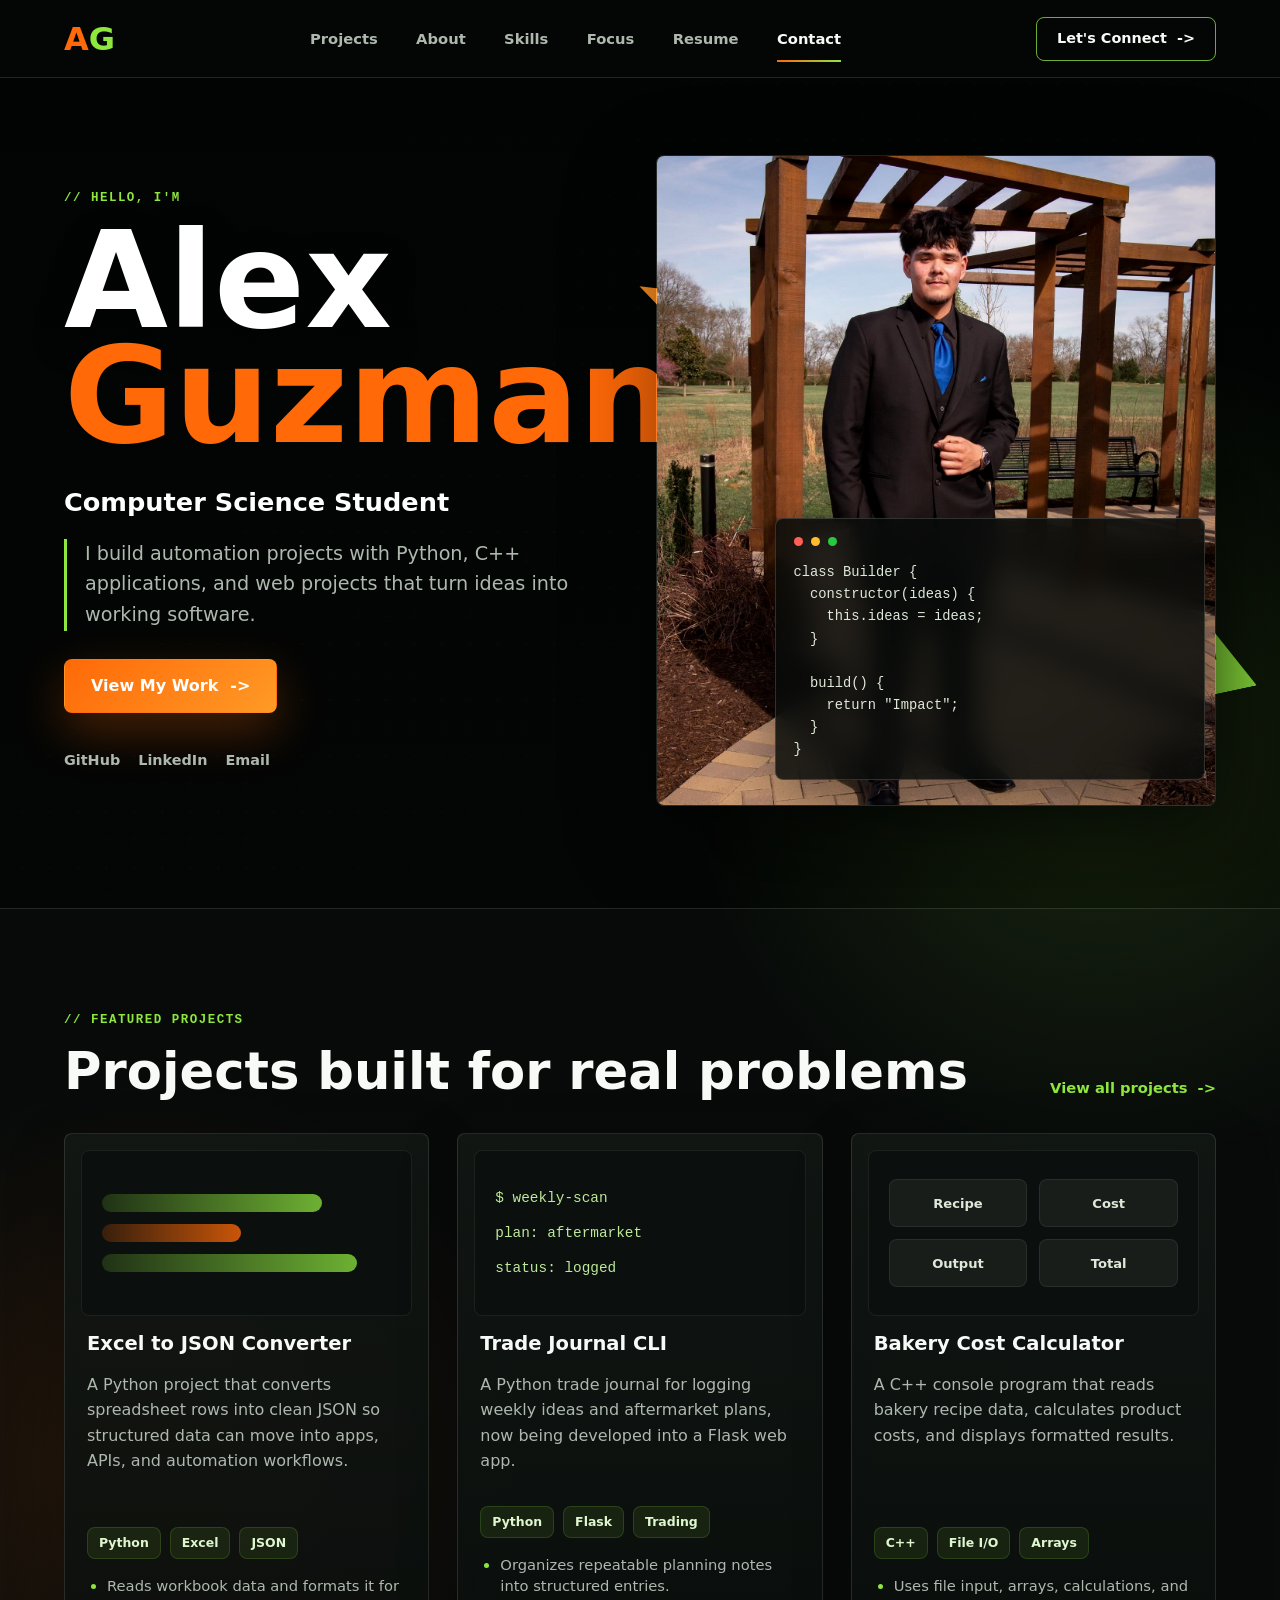
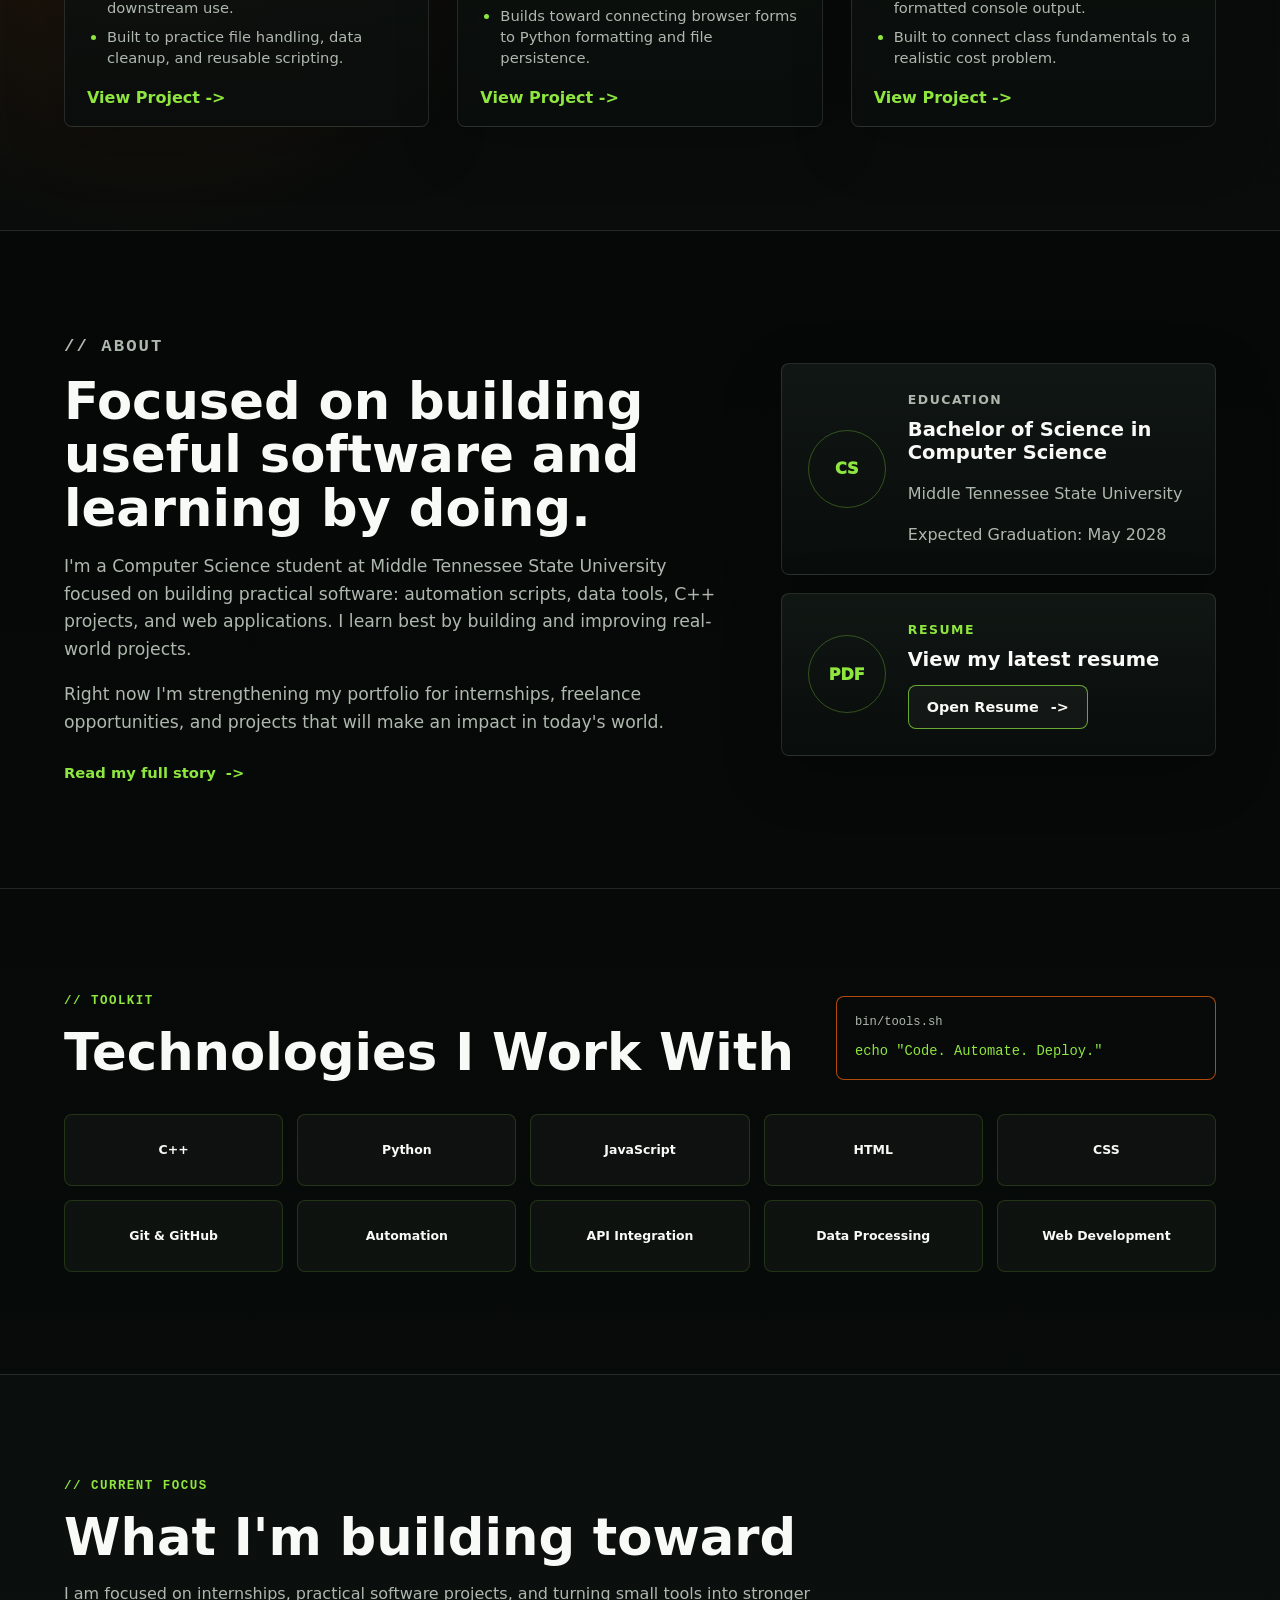
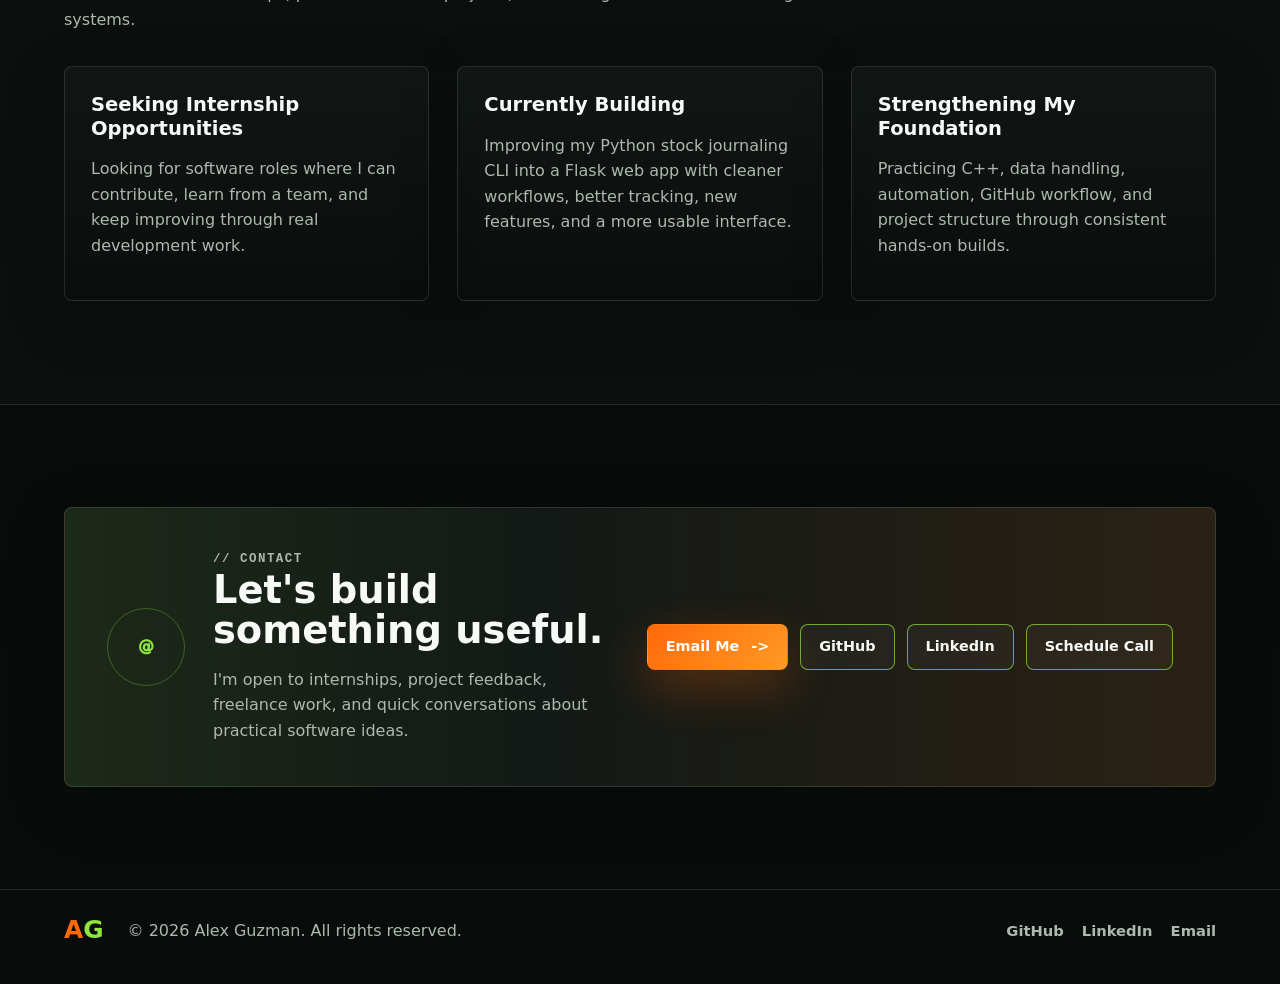
<file: index.html>
<!DOCTYPE html>
<html lang="en">
<head>
  <meta charset="UTF-8">
  <meta name="viewport" content="width=device-width, initial-scale=1.0">
  <meta name="description" content="Portfolio for Alex Guzman, a Computer Science student building Python automation, C++ tools, data utilities, and web projects.">
  <meta property="og:title" content="Alex Guzman | Computer Science Student">
  <meta property="og:description" content="Python automation, C++ tools, data utilities, and web projects by Alex Guzman.">
  <meta property="og:type" content="website">
  <title>Alex Guzman | Python, C++ & Web Projects</title>
  <link rel="stylesheet" href="styles.css">
  <link rel="stylesheet" href="https://assets.calendly.com/assets/external/widget.css">
</head>
<body>
  <div class="page-shell" id="top">
    <header class="site-header">
      <a class="brand" href="#top" aria-label="Alex Guzman portfolio home">
        <span class="brand-mark"><span>A</span>G</span>
      </a>

      <button class="nav-toggle" type="button" aria-label="Toggle navigation" aria-expanded="false">
        <span></span>
        <span></span>
      </button>

      <nav class="site-nav" aria-label="Primary navigation">
        <a href="#projects">Projects</a>
        <a href="./about.html">About</a>
        <a href="#skills">Skills</a>
        <a href="#services">Focus</a>
        <a href="./resume.pdf" target="_blank" rel="noreferrer">Resume</a>
        <a href="#contact">Contact</a>
      </nav>

      <a class="header-action" href="mailto:guzmanalex06@icloud.com">Let's Connect <span aria-hidden="true">-&gt;</span></a>
    </header>

    <main>
      <section class="hero section reveal">
        <div class="hero-copy">
          <p class="eyebrow">// Hello, I'm</p>
          <h1><span>Alex</span>Guzman</h1>
          <p class="hero-title">Computer Science Student</p>
          <p class="hero-intro">
            I build automation projects with Python, C++ applications, and web projects that turn ideas
            into working software.
          </p>
          <div class="hero-actions">
            <a class="button primary" href="#projects">View My Work <span aria-hidden="true">-&gt;</span></a>
          </div>
          <div class="social-row" aria-label="Social links">
            <a href="https://github.com/AlexG2200" target="_blank" rel="noreferrer">GitHub</a>
            <a href="https://www.linkedin.com/in/alex-guzman-22459b211/" target="_blank" rel="noreferrer">LinkedIn</a>
            <a href="mailto:guzmanalex06@icloud.com">Email</a>
          </div>
        </div>

        <div class="hero-art" aria-label="Portrait and code preview">
          <div class="shape shape-orange" aria-hidden="true"></div>
          <div class="shape shape-green" aria-hidden="true"></div>
          <div class="portrait-wrap">
            <img src="./pic1.jpg" alt="Photo of Alex Guzman">
          </div>
          <div class="code-card">
            <div class="window-dots" aria-hidden="true">
              <span></span>
              <span></span>
              <span></span>
            </div>
            <pre><code>class Builder {
  constructor(ideas) {
    this.ideas = ideas;
  }

  build() {
    return "Impact";
  }
}</code></pre>
          </div>
        </div>
      </section>

      <section class="section projects-section reveal" id="projects">
        <div class="section-heading row-heading">
          <div>
            <p class="eyebrow">// Featured Projects</p>
            <h2>Projects built for real problems</h2>
          </div>
          <a class="text-link" href="https://github.com/AlexG2200" target="_blank" rel="noreferrer">View all projects <span aria-hidden="true">-&gt;</span></a>
        </div>

        <div class="projects-grid">
          <article class="project-card reveal delay-1">
            <div class="project-preview preview-data" aria-hidden="true">
              <span></span>
              <span></span>
              <span></span>
            </div>
            <h3>Excel to JSON Converter</h3>
            <p>A Python project that converts spreadsheet rows into clean JSON so structured data can move into apps, APIs, and automation workflows.</p>
            <div class="tag-row">
              <span>Python</span>
              <span>Excel</span>
              <span>JSON</span>
            </div>
            <ul class="project-points">
              <li>Reads workbook data and formats it for downstream use.</li>
              <li>Built to practice file handling, data cleanup, and reusable scripting.</li>
            </ul>
            <a href="pages/excel-to-json.html">View Project <span aria-hidden="true">-&gt;</span></a>
          </article>

          <article class="project-card reveal delay-2">
            <div class="project-preview preview-terminal" aria-hidden="true">
              <span>$ weekly-scan</span>
              <span>plan: aftermarket</span>
              <span>status: logged</span>
            </div>
            <h3>Trade Journal CLI</h3>
            <p>A Python trade journal for logging weekly ideas and aftermarket plans, now being developed into a Flask web app.</p>
            <div class="tag-row">
              <span>Python</span>
              <span>Flask</span>
              <span>Trading</span>
            </div>
            <ul class="project-points">
              <li>Organizes repeatable planning notes into structured entries.</li>
              <li>Builds toward connecting browser forms to Python formatting and file persistence.</li>
            </ul>
            <a href="pages/trade-journal-cli.html">View Project <span aria-hidden="true">-&gt;</span></a>
          </article>

          <article class="project-card reveal delay-3">
            <div class="project-preview preview-grid" aria-hidden="true">
              <span>Recipe</span>
              <span>Cost</span>
              <span>Output</span>
              <span>Total</span>
            </div>
            <h3>Bakery Cost Calculator</h3>
            <p>A C++ console program that reads bakery recipe data, calculates product costs, and displays formatted results.</p>
            <div class="tag-row">
              <span>C++</span>
              <span>File I/O</span>
              <span>Arrays</span>
            </div>
            <ul class="project-points">
              <li>Uses file input, arrays, calculations, and formatted console output.</li>
              <li>Built to connect class fundamentals to a realistic cost problem.</li>
            </ul>
            <a href="pages/bakery-cost-calculator.html">View Project <span aria-hidden="true">-&gt;</span></a>
          </article>
        </div>
      </section>

      <section class="section info-section reveal" id="about">
        <div class="about-copy">
          <p class="eyebrow">// About</p>
          <h2>Focused on building useful software and learning by doing.</h2>
          <p>
            I'm a Computer Science student at Middle Tennessee State University focused on building practical software:
            automation scripts, data tools, C++ projects, and web applications. I learn best by building
            and improving real-world projects.
          </p>
          <p>
            Right now I'm strengthening my portfolio for internships, freelance opportunities, and projects
            that will make an impact in today's world.
          </p>
          <a class="text-link about-more-link" href="./about.html">Read my full story <span aria-hidden="true">-&gt;</span></a>
        </div>
        <div class="info-panels">
          <div class="education-panel">
            <span class="panel-icon" aria-hidden="true">CS</span>
            <div>
              <p class="panel-label">Education</p>
              <h3>Bachelor of Science in Computer Science</h3>
              <p>Middle Tennessee State University</p>
              <p>Expected Graduation: May 2028</p>
            </div>
          </div>
          <div class="resume-panel">
            <span class="panel-icon" aria-hidden="true">PDF</span>
            <div>
              <p class="panel-label">Resume</p>
              <h3>View my latest resume</h3>
              <a class="button secondary" href="./resume.pdf" target="_blank" rel="noreferrer">Open Resume <span aria-hidden="true">-&gt;</span></a>
            </div>
          </div>
        </div>
      </section>

      <section class="section skills-section reveal" id="skills">
        <div class="section-heading row-heading">
          <div>
            <p class="eyebrow">// Toolkit</p>
            <h2>Technologies I Work With</h2>
          </div>
          <div class="mini-terminal" aria-hidden="true">
            <span>bin/tools.sh</span>
            <code>echo "Code. Automate. Deploy."</code>
          </div>
        </div>

        <div class="skills-grid">
          <span>C++</span>
          <span>Python</span>
          <span>JavaScript</span>
          <span>HTML</span>
          <span>CSS</span>
          <span>Git &amp; GitHub</span>
          <span>Automation</span>
          <span>API Integration</span>
          <span>Data Processing</span>
          <span>Web Development</span>
        </div>
      </section>

      <section class="section services-section reveal" id="services">
        <div class="section-heading">
          <p class="eyebrow">// Current Focus</p>
          <h2>What I'm building toward</h2>
          <p class="section-copy">
            I am focused on internships, practical software projects, and turning small tools into stronger systems.
          </p>
        </div>

        <div class="services-grid">
          <article class="service-card reveal delay-1">
            <h3>Seeking Internship Opportunities</h3>
            <p>Looking for software roles where I can contribute, learn from a team, and keep improving through real development work.</p>
          </article>
          <article class="service-card reveal delay-2">
            <h3>Currently Building</h3>
            <p>Improving my Python stock journaling CLI into a Flask web app with cleaner workflows, better tracking, new features, and a more usable interface.</p>
          </article>
          <article class="service-card reveal delay-3">
            <h3>Strengthening My Foundation</h3>
            <p>Practicing C++, data handling, automation, GitHub workflow, and project structure through consistent hands-on builds.</p>
          </article>
        </div>
      </section>

      <section class="section contact-section reveal" id="contact">
        <div class="cta-icon" aria-hidden="true">@</div>
        <div>
          <p class="eyebrow">// Contact</p>
          <h2>Let's build something useful.</h2>
          <p>I'm open to internships, project feedback, freelance work, and quick conversations about practical software ideas.</p>
        </div>
        <div class="contact-actions">
          <a class="button primary" href="mailto:guzmanalex06@icloud.com">Email Me <span aria-hidden="true">-&gt;</span></a>
          <a class="button secondary" href="https://github.com/AlexG2200" target="_blank" rel="noreferrer">GitHub</a>
          <a class="button secondary" href="https://www.linkedin.com/in/alex-guzman-22459b211/" target="_blank" rel="noreferrer">LinkedIn</a>
          <a class="button secondary" href="https://calendly.com/daepicgamer06/30min?background_color=050807&text_color=f8faf7&primary_color=ff6908" target="_blank" rel="noreferrer" data-calendly-url="https://calendly.com/daepicgamer06/30min?background_color=050807&text_color=f8faf7&primary_color=ff6908">Schedule Call</a>
        </div>
      </section>
    </main>

    <footer class="site-footer">
      <a class="brand footer-brand" href="#top" aria-label="Back to top">
        <span class="brand-mark"><span>A</span>G</span>
      </a>
      <span>&copy; <span id="year"></span> Alex Guzman. All rights reserved.</span>
      <div class="footer-links">
        <a href="https://github.com/AlexG2200" target="_blank" rel="noreferrer">GitHub</a>
        <a href="https://www.linkedin.com/in/alex-guzman-22459b211/" target="_blank" rel="noreferrer">LinkedIn</a>
        <a href="mailto:guzmanalex06@icloud.com">Email</a>
      </div>
    </footer>
  </div>

  <script src="script.js"></script>
  <script src="https://assets.calendly.com/assets/external/widget.js" async></script>
</body>
</html>
</file>
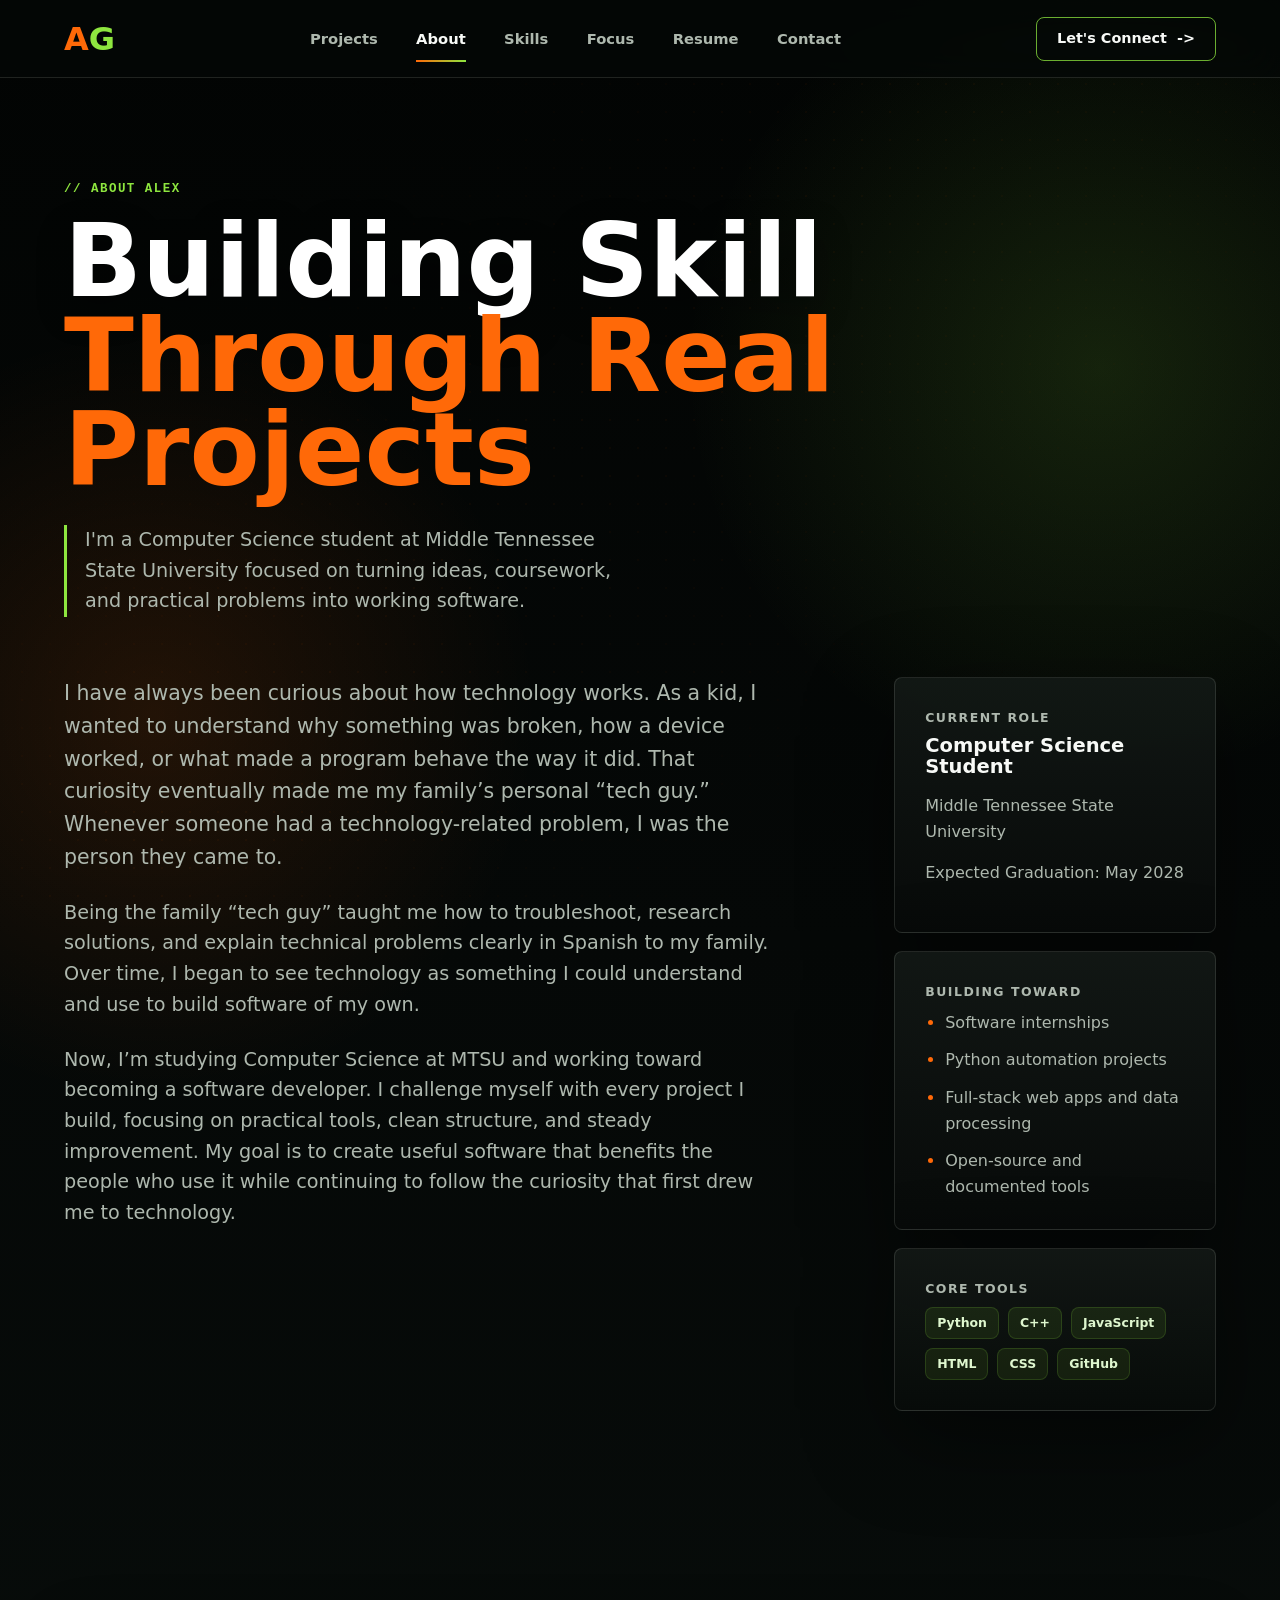
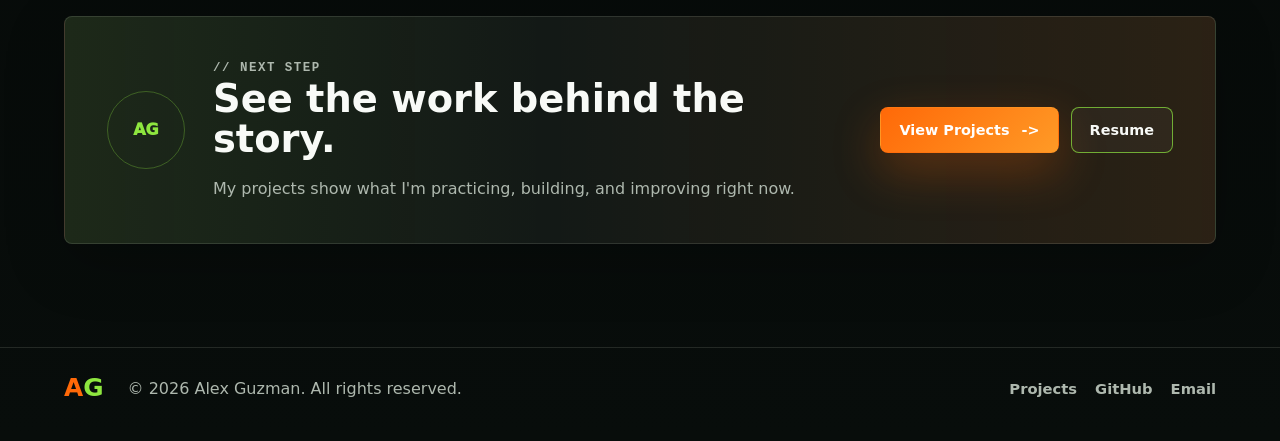
<file: about.html>
<!DOCTYPE html>
<html lang="en">
<head>
  <meta charset="UTF-8">
  <meta name="viewport" content="width=device-width, initial-scale=1.0">
  <meta name="description" content="Learn more about Alex Guzman, a Computer Science student at Middle Tennessee State University building practical software projects.">
  <meta property="og:title" content="About Alex Guzman">
  <meta property="og:description" content="The story, goals, and current direction behind Alex Guzman's software portfolio.">
  <meta property="og:type" content="website">
  <title>About Alex Guzman | Portfolio</title>
  <link rel="stylesheet" href="styles.css">
</head>
<body>
  <div class="page-shell" id="top">
    <header class="site-header">
      <a class="brand" href="./index.html#top" aria-label="Alex Guzman portfolio home">
        <span class="brand-mark"><span>A</span>G</span>
      </a>

      <button class="nav-toggle" type="button" aria-label="Toggle navigation" aria-expanded="false">
        <span></span>
        <span></span>
      </button>

      <nav class="site-nav" aria-label="Primary navigation">
        <a href="./index.html#projects">Projects</a>
        <a class="active" href="./about.html" aria-current="page">About</a>
        <a href="./index.html#skills">Skills</a>
        <a href="./index.html#services">Focus</a>
        <a href="./resume.pdf" target="_blank" rel="noreferrer">Resume</a>
        <a href="./index.html#contact">Contact</a>
      </nav>

      <a class="header-action" href="mailto:guzmanalex06@icloud.com">Let's Connect <span aria-hidden="true">-&gt;</span></a>
    </header>

    <main>
      <section class="section story-hero reveal">
        <div>
          <p class="eyebrow">// About Alex</p>
          <h1><span>Building Skill</span>Through Real Projects</h1>
          <p class="hero-intro">
            I'm a Computer Science student at Middle Tennessee State University focused on turning ideas,
            coursework, and practical problems into working software.
          </p>
        </div>
      </section>

      <section class="section story-section reveal">
        <div class="story-layout">
          <article class="story-main">
            <p>
              I have always been curious about how technology works. As a kid, I wanted to understand why
              something was broken, how a device worked, or what made a program behave the way it did. That
              curiosity eventually made me my family’s personal “tech guy.” Whenever someone had a
              technology-related problem, I was the person they came to.
            </p>
            <p>
              Being the family “tech guy” taught me how to troubleshoot, research solutions, and explain
              technical problems clearly in Spanish to my family. Over time, I began to see technology as
              something I could understand and use to build software of my own.
            </p>
            <p>
              Now, I’m studying Computer Science at MTSU and working toward becoming a software developer.
              I challenge myself with every project I build, focusing on practical tools, clean structure,
              and steady improvement. My goal is to create useful software that benefits the people who use it
              while continuing to follow the curiosity that first drew me to technology.
            </p>
          </article>

          <aside class="story-sidebar">
            <div class="detail-panel">
              <p class="panel-label">Current Role</p>
              <h2>Computer Science Student</h2>
              <p>Middle Tennessee State University</p>
              <p>Expected Graduation: May 2028</p>
            </div>
            <div class="detail-panel">
              <p class="panel-label">Building Toward</p>
              <ul class="detail-list">
                <li>Software internships</li>
                <li>Python automation projects</li>
                <li>Full-stack web apps and data processing</li>
                <li>Open-source and documented tools</li>
              </ul>
            </div>
            <div class="detail-panel">
              <p class="panel-label">Core Tools</p>
              <div class="tag-row">
                <span>Python</span>
                <span>C++</span>
                <span>JavaScript</span>
                <span>HTML</span>
                <span>CSS</span>
                <span>GitHub</span>
              </div>
            </div>
          </aside>
        </div>
      </section>

      <section class="section contact-section reveal">
        <div class="cta-icon" aria-hidden="true">AG</div>
        <div>
          <p class="eyebrow">// Next Step</p>
          <h2>See the work behind the story.</h2>
          <p>My projects show what I'm practicing, building, and improving right now.</p>
        </div>
        <div class="contact-actions">
          <a class="button primary" href="./index.html#projects">View Projects <span aria-hidden="true">-&gt;</span></a>
          <a class="button secondary" href="./resume.pdf" target="_blank" rel="noreferrer">Resume</a>
        </div>
      </section>
    </main>

    <footer class="site-footer">
      <a class="brand footer-brand" href="./index.html#top" aria-label="Back to home">
        <span class="brand-mark"><span>A</span>G</span>
      </a>
      <span>&copy; <span id="year"></span> Alex Guzman. All rights reserved.</span>
      <div class="footer-links">
        <a href="./index.html#projects">Projects</a>
        <a href="https://github.com/AlexG2200" target="_blank" rel="noreferrer">GitHub</a>
        <a href="mailto:guzmanalex06@icloud.com">Email</a>
      </div>
    </footer>
  </div>

  <script src="script.js"></script>
</body>
</html>
</file>
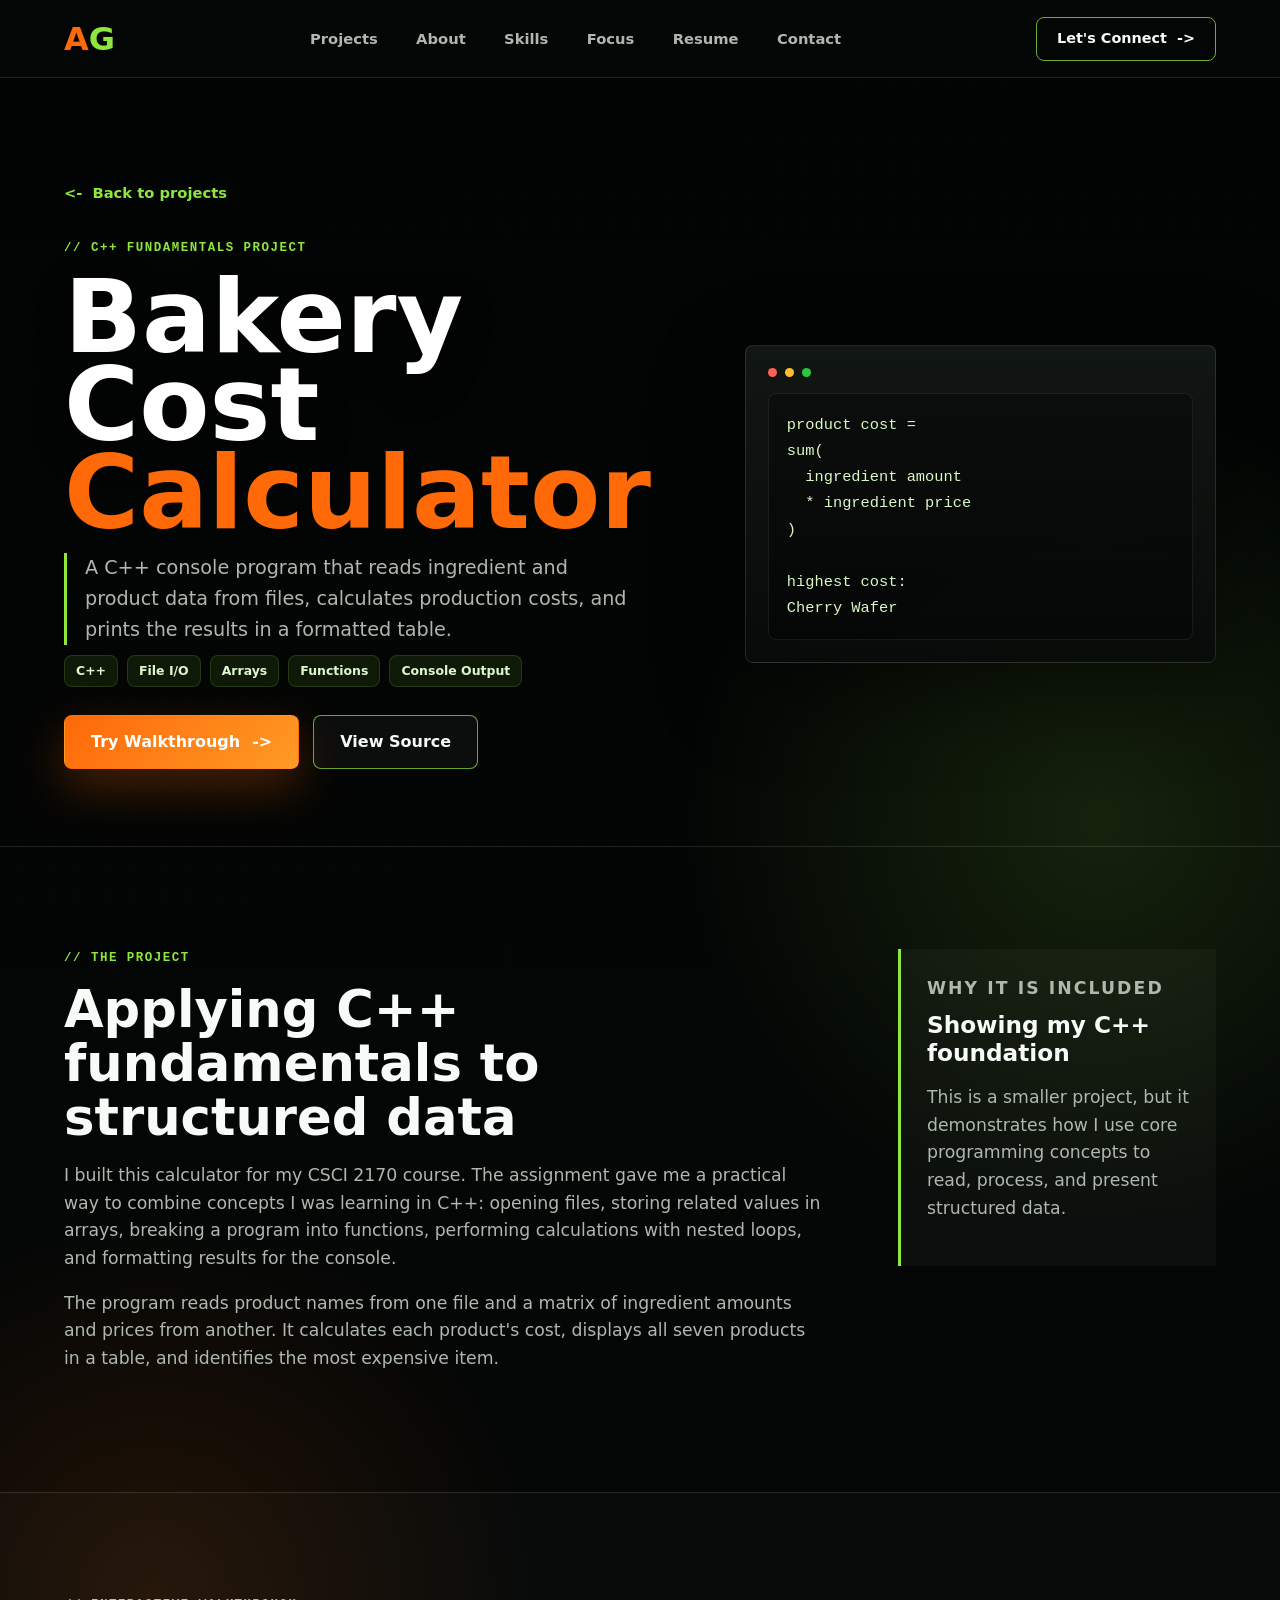
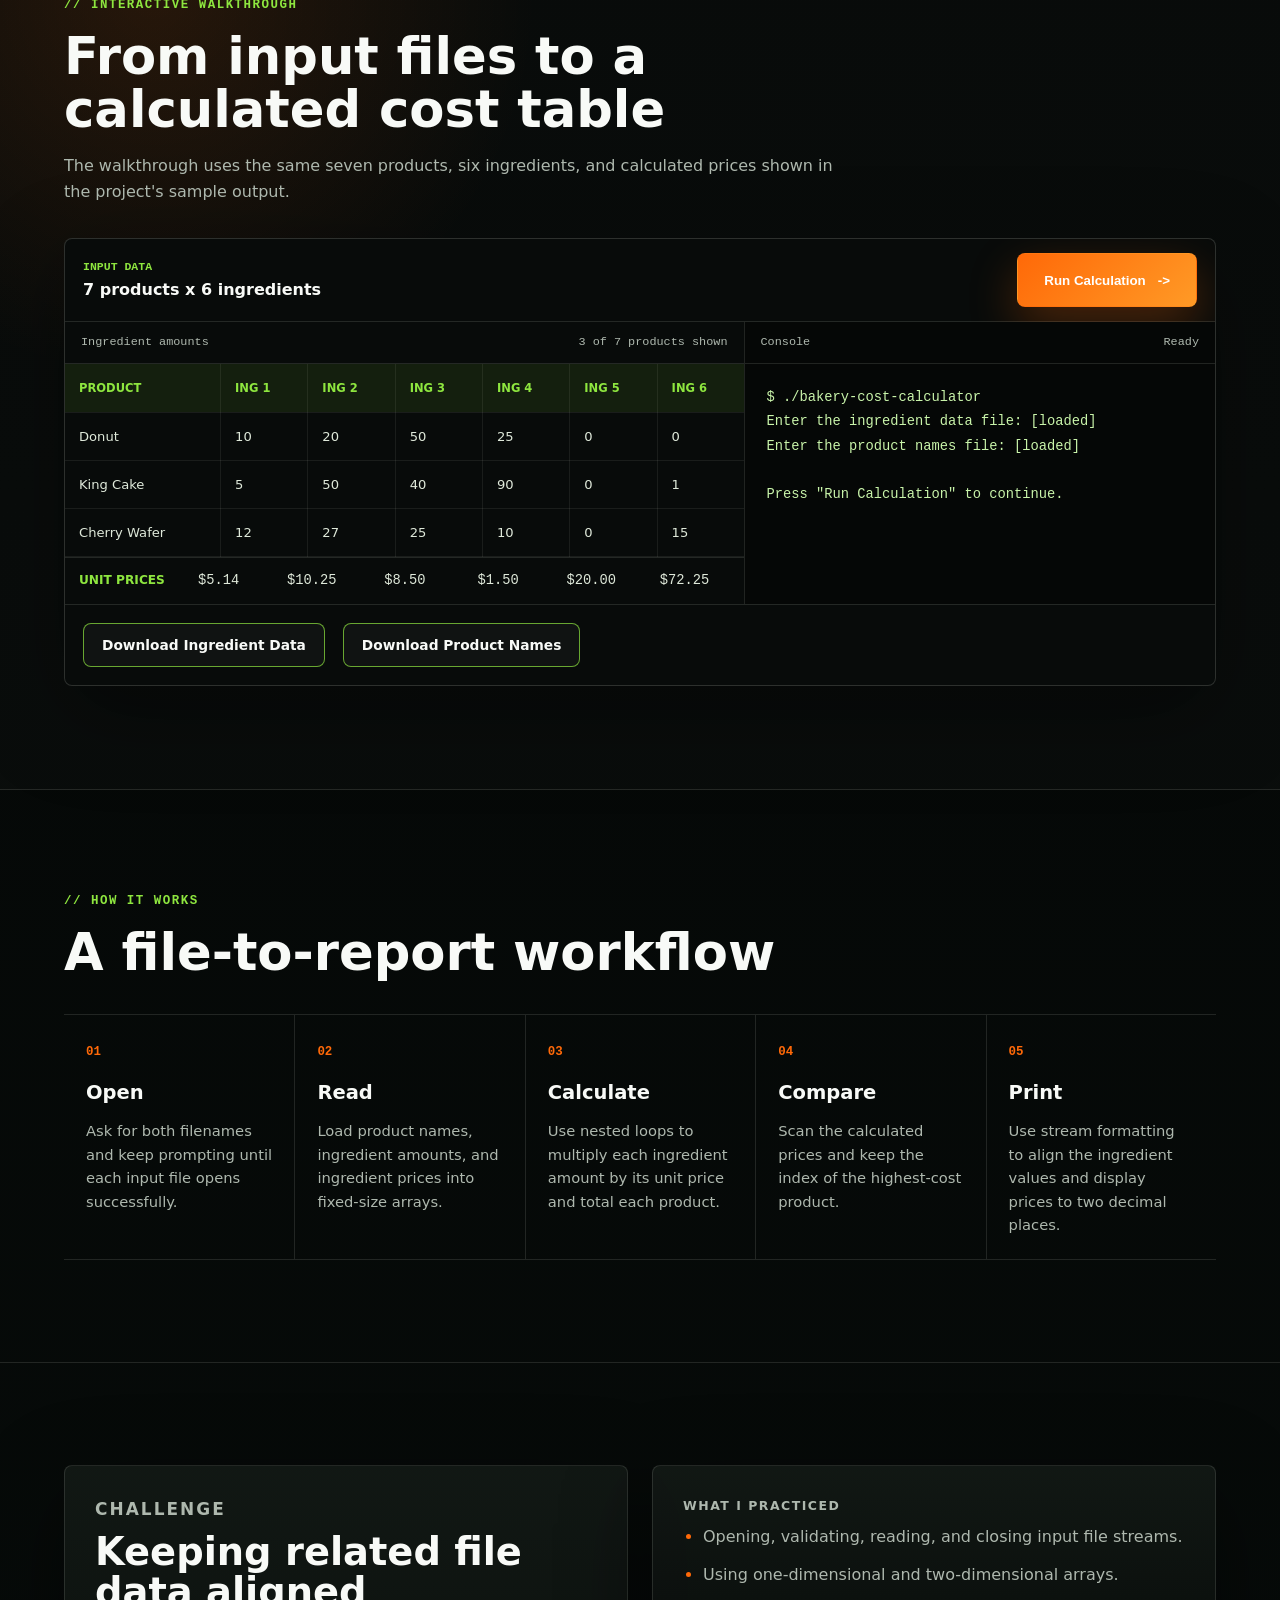
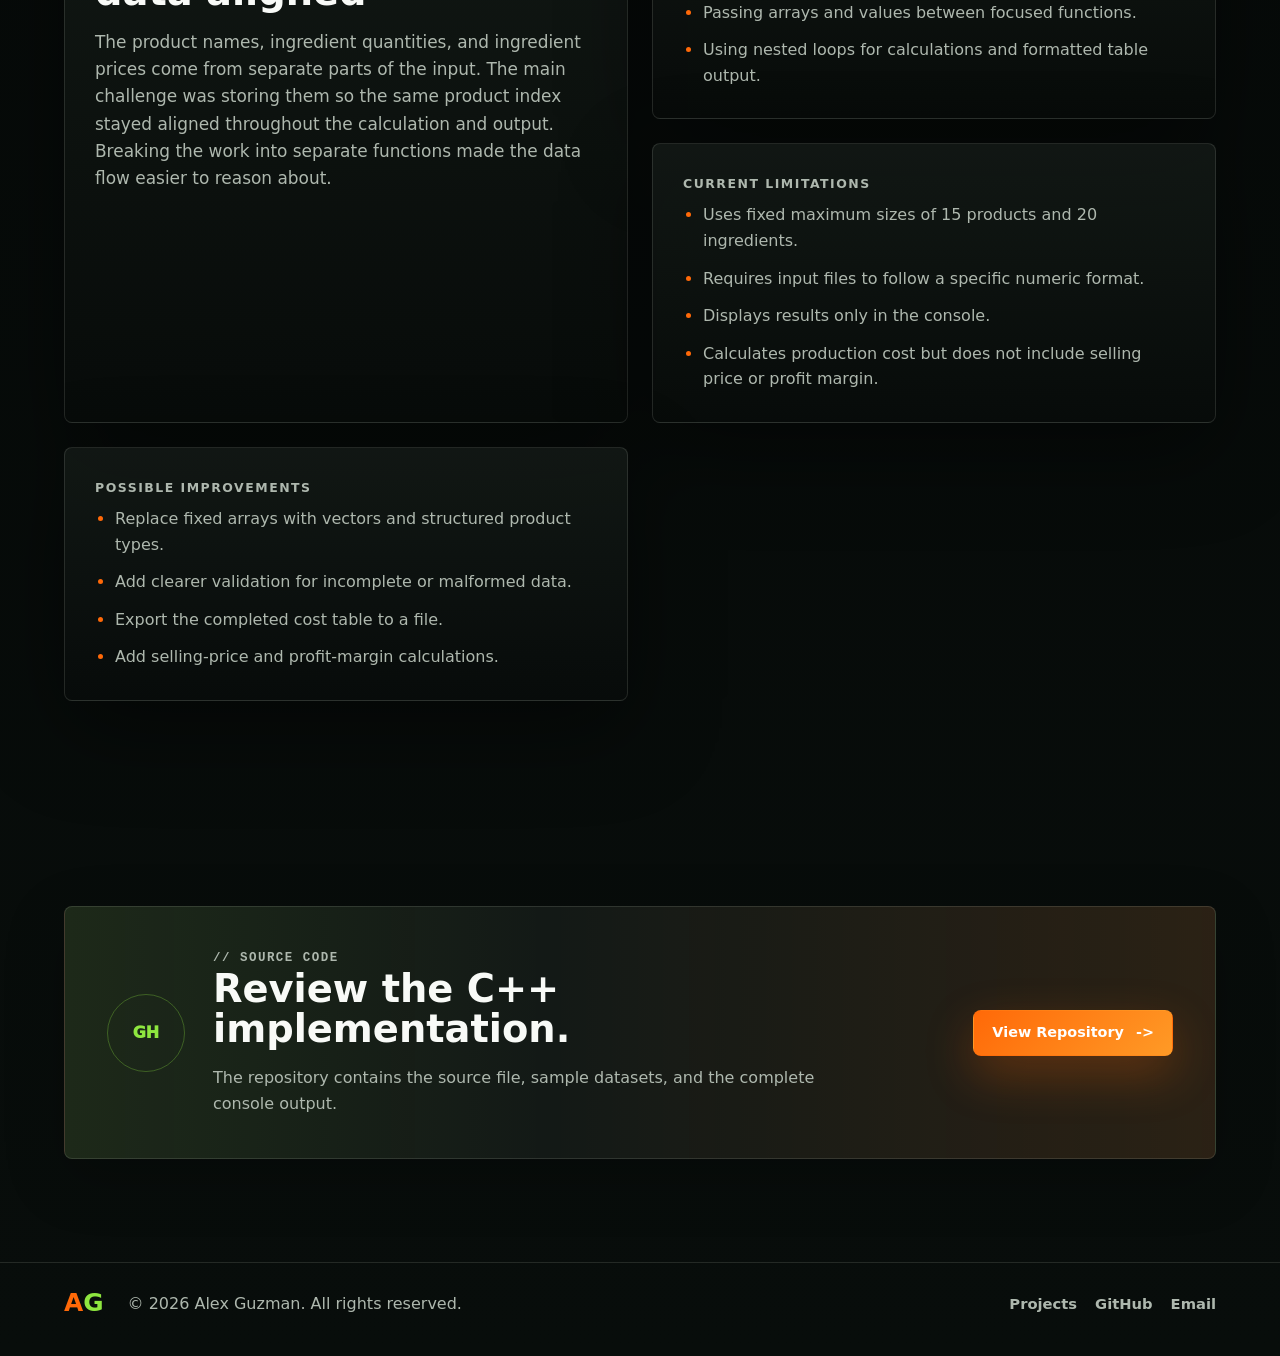
<file: pages/bakery-cost-calculator.html>
<!DOCTYPE html>
<html lang="en">
<head>
  <meta charset="UTF-8">
  <meta name="viewport" content="width=device-width, initial-scale=1.0">
  <meta name="description" content="How Alex Guzman used C++ file input, arrays, functions, and formatted output to calculate the production cost of bakery products.">
  <meta property="og:title" content="Bakery Cost Calculator | Alex Guzman">
  <meta property="og:description" content="A C++ fundamentals project that calculates bakery product costs from ingredient data stored in files.">
  <meta property="og:type" content="website">
  <title>Bakery Cost Calculator | Alex Guzman</title>
  <link rel="stylesheet" href="../styles.css">
</head>
<body>
  <div class="page-shell" id="top">
    <header class="site-header">
      <a class="brand" href="../index.html#top" aria-label="Alex Guzman portfolio home">
        <span class="brand-mark"><span>A</span>G</span>
      </a>

      <button class="nav-toggle" type="button" aria-label="Toggle navigation" aria-expanded="false">
        <span></span>
        <span></span>
      </button>

      <nav class="site-nav" aria-label="Primary navigation">
        <a href="../index.html#projects">Projects</a>
        <a href="../about.html">About</a>
        <a href="../index.html#skills">Skills</a>
        <a href="../index.html#services">Focus</a>
        <a href="../resume.pdf" target="_blank" rel="noreferrer">Resume</a>
        <a href="../index.html#contact">Contact</a>
      </nav>

      <a class="header-action" href="mailto:guzmanalex06@icloud.com">Let's Connect <span aria-hidden="true">-&gt;</span></a>
    </header>

    <main>
      <section class="section project-detail reveal">
        <a class="text-link back-link" href="../index.html#projects"><span aria-hidden="true">&lt;-</span> Back to projects</a>
        <div class="project-detail-hero">
          <div>
            <p class="eyebrow">// C++ Fundamentals Project</p>
            <h1><span>Bakery Cost</span>Calculator</h1>
            <p class="hero-intro">
              A C++ console program that reads ingredient and product data from files, calculates production costs,
              and prints the results in a formatted table.
            </p>
            <div class="tag-row">
              <span>C++</span>
              <span>File I/O</span>
              <span>Arrays</span>
              <span>Functions</span>
              <span>Console Output</span>
            </div>
            <div class="hero-actions">
              <a class="button primary" href="#walkthrough">Try Walkthrough <span aria-hidden="true">-&gt;</span></a>
              <a class="button secondary" href="https://github.com/AlexG2200/bakery-cost-calculator-cpp" target="_blank" rel="noreferrer">View Source</a>
            </div>
          </div>

          <div class="detail-demo-card bakery-formula-card" aria-label="Bakery cost formula">
            <div class="window-dots" aria-hidden="true">
              <span></span>
              <span></span>
              <span></span>
            </div>
            <pre><code>product cost =
sum(
  ingredient amount
  * ingredient price
)

highest cost:
Cherry Wafer</code></pre>
          </div>
        </div>
      </section>

      <section class="section project-story-section reveal">
        <div class="project-story-copy">
          <p class="eyebrow">// The Project</p>
          <h2>Applying C++ fundamentals to structured data</h2>
          <p>
            I built this calculator for my CSCI 2170 course. The assignment gave me a practical way to combine
            concepts I was learning in C++: opening files, storing related values in arrays, breaking a program into
            functions, performing calculations with nested loops, and formatting results for the console.
          </p>
          <p>
            The program reads product names from one file and a matrix of ingredient amounts and prices from another.
            It calculates each product's cost, displays all seven products in a table, and identifies the most
            expensive item.
          </p>
        </div>

        <aside class="story-callout">
          <p class="panel-label">Why It Is Included</p>
          <h3>Showing my C++ foundation</h3>
          <p>This is a smaller project, but it demonstrates how I use core programming concepts to read, process, and present structured data.</p>
        </aside>
      </section>

      <section class="section walkthrough-section reveal" id="walkthrough">
        <div class="section-heading">
          <p class="eyebrow">// Interactive Walkthrough</p>
          <h2>From input files to a calculated cost table</h2>
          <p class="section-copy">
            The walkthrough uses the same seven products, six ingredients, and calculated prices shown in the
            project's sample output.
          </p>
        </div>

        <div class="walkthrough-shell" data-bakery-walkthrough>
          <div class="walkthrough-toolbar">
            <div>
              <span class="walkthrough-step-label">Input data</span>
              <strong>7 products x 6 ingredients</strong>
            </div>
            <button class="button primary walkthrough-run" type="button" data-run-bakery>
              Run Calculation <span aria-hidden="true">-&gt;</span>
            </button>
          </div>

          <div class="walkthrough-grid bakery-walkthrough-grid">
            <div class="walkthrough-pane">
              <div class="walkthrough-pane-header">
                <span>Ingredient amounts</span>
                <span>3 of 7 products shown</span>
              </div>
              <div class="spreadsheet-scroll">
                <table class="spreadsheet-preview">
                  <thead>
                    <tr>
                      <th scope="col">Product</th>
                      <th scope="col">Ing 1</th>
                      <th scope="col">Ing 2</th>
                      <th scope="col">Ing 3</th>
                      <th scope="col">Ing 4</th>
                      <th scope="col">Ing 5</th>
                      <th scope="col">Ing 6</th>
                    </tr>
                  </thead>
                  <tbody>
                    <tr>
                      <td>Donut</td>
                      <td>10</td>
                      <td>20</td>
                      <td>50</td>
                      <td>25</td>
                      <td>0</td>
                      <td>0</td>
                    </tr>
                    <tr>
                      <td>King Cake</td>
                      <td>5</td>
                      <td>50</td>
                      <td>40</td>
                      <td>90</td>
                      <td>0</td>
                      <td>1</td>
                    </tr>
                    <tr>
                      <td>Cherry Wafer</td>
                      <td>12</td>
                      <td>27</td>
                      <td>25</td>
                      <td>10</td>
                      <td>0</td>
                      <td>15</td>
                    </tr>
                  </tbody>
                </table>
              </div>
              <div class="ingredient-price-scroll">
                <div class="ingredient-price-row" aria-label="Ingredient unit prices">
                  <span>Unit prices</span>
                  <code>$5.14</code>
                  <code>$10.25</code>
                  <code>$8.50</code>
                  <code>$1.50</code>
                  <code>$20.00</code>
                  <code>$72.25</code>
                </div>
              </div>
            </div>

            <div class="walkthrough-pane terminal-pane">
              <div class="walkthrough-pane-header">
                <span>Console</span>
                <span data-bakery-status>Ready</span>
              </div>
              <pre class="walkthrough-terminal bakery-terminal" aria-live="polite"><code data-bakery-output>$ ./bakery-cost-calculator
Enter the ingredient data file: [loaded]
Enter the product names file: [loaded]

Press "Run Calculation" to continue.</code></pre>
            </div>
          </div>

          <div class="walkthrough-result" data-bakery-result hidden>
            <div class="walkthrough-result-copy">
              <div>
                <span class="walkthrough-step-label">Calculated output</span>
                <strong>Cost of Bakery Products Table</strong>
              </div>
              <span class="result-badge">7 products calculated</span>
            </div>
            <div class="spreadsheet-scroll">
              <table class="spreadsheet-preview bakery-results-table">
                <thead>
                  <tr>
                    <th scope="col">Product</th>
                    <th scope="col">Cost</th>
                  </tr>
                </thead>
                <tbody>
                  <tr><td>Donut</td><td>$718.90</td></tr>
                  <tr><td>Bagel</td><td>$225.15</td></tr>
                  <tr><td>White Bread</td><td>$265.04</td></tr>
                  <tr><td>Kaiser Roll</td><td>$265.04</td></tr>
                  <tr><td>King Cake</td><td>$1,085.45</td></tr>
                  <tr><td>Apple Pie</td><td>$909.87</td></tr>
                  <tr class="highest-cost-row"><td>Cherry Wafer</td><td>$1,649.68</td></tr>
                </tbody>
              </table>
            </div>
            <p class="bakery-result-note"><strong>Cherry Wafer</strong> is the most expensive product to make.</p>
          </div>

          <div class="walkthrough-downloads">
            <a class="button secondary" href="./assets/bakery-cost-calculator/ingredient-data.dat" download>Download Ingredient Data</a>
            <a class="button secondary" href="./assets/bakery-cost-calculator/product-names.dat" download>Download Product Names</a>
          </div>
        </div>
      </section>

      <section class="section process-section reveal">
        <div class="section-heading">
          <p class="eyebrow">// How It Works</p>
          <h2>A file-to-report workflow</h2>
        </div>
        <ol class="process-list">
          <li>
            <span>01</span>
            <div>
              <h3>Open</h3>
              <p>Ask for both filenames and keep prompting until each input file opens successfully.</p>
            </div>
          </li>
          <li>
            <span>02</span>
            <div>
              <h3>Read</h3>
              <p>Load product names, ingredient amounts, and ingredient prices into fixed-size arrays.</p>
            </div>
          </li>
          <li>
            <span>03</span>
            <div>
              <h3>Calculate</h3>
              <p>Use nested loops to multiply each ingredient amount by its unit price and total each product.</p>
            </div>
          </li>
          <li>
            <span>04</span>
            <div>
              <h3>Compare</h3>
              <p>Scan the calculated prices and keep the index of the highest-cost product.</p>
            </div>
          </li>
          <li>
            <span>05</span>
            <div>
              <h3>Print</h3>
              <p>Use stream formatting to align the ingredient values and display prices to two decimal places.</p>
            </div>
          </li>
        </ol>
      </section>

      <section class="section learning-grid reveal">
        <article class="detail-panel learning-panel">
          <p class="panel-label">Challenge</p>
          <h2>Keeping related file data aligned</h2>
          <p>
            The product names, ingredient quantities, and ingredient prices come from separate parts of the input.
            The main challenge was storing them so the same product index stayed aligned throughout the calculation
            and output. Breaking the work into separate functions made the data flow easier to reason about.
          </p>
        </article>

        <article class="detail-panel">
          <p class="panel-label">What I Practiced</p>
          <ul class="detail-list">
            <li>Opening, validating, reading, and closing input file streams.</li>
            <li>Using one-dimensional and two-dimensional arrays.</li>
            <li>Passing arrays and values between focused functions.</li>
            <li>Using nested loops for calculations and formatted table output.</li>
          </ul>
        </article>

        <article class="detail-panel">
          <p class="panel-label">Current Limitations</p>
          <ul class="detail-list">
            <li>Uses fixed maximum sizes of 15 products and 20 ingredients.</li>
            <li>Requires input files to follow a specific numeric format.</li>
            <li>Displays results only in the console.</li>
            <li>Calculates production cost but does not include selling price or profit margin.</li>
          </ul>
        </article>

        <article class="detail-panel">
          <p class="panel-label">Possible Improvements</p>
          <ul class="detail-list">
            <li>Replace fixed arrays with vectors and structured product types.</li>
            <li>Add clearer validation for incomplete or malformed data.</li>
            <li>Export the completed cost table to a file.</li>
            <li>Add selling-price and profit-margin calculations.</li>
          </ul>
        </article>
      </section>

      <section class="section contact-section reveal">
        <div class="cta-icon" aria-hidden="true">GH</div>
        <div>
          <p class="eyebrow">// Source Code</p>
          <h2>Review the C++ implementation.</h2>
          <p>The repository contains the source file, sample datasets, and the complete console output.</p>
        </div>
        <div class="contact-actions">
          <a class="button primary" href="https://github.com/AlexG2200/bakery-cost-calculator-cpp" target="_blank" rel="noreferrer">View Repository <span aria-hidden="true">-&gt;</span></a>
        </div>
      </section>
    </main>

    <footer class="site-footer">
      <a class="brand footer-brand" href="../index.html#top" aria-label="Back to home">
        <span class="brand-mark"><span>A</span>G</span>
      </a>
      <span>&copy; <span id="year"></span> Alex Guzman. All rights reserved.</span>
      <div class="footer-links">
        <a href="../index.html#projects">Projects</a>
        <a href="https://github.com/AlexG2200" target="_blank" rel="noreferrer">GitHub</a>
        <a href="mailto:guzmanalex06@icloud.com">Email</a>
      </div>
    </footer>
  </div>

  <script src="../script.js"></script>
</body>
</html>
</file>
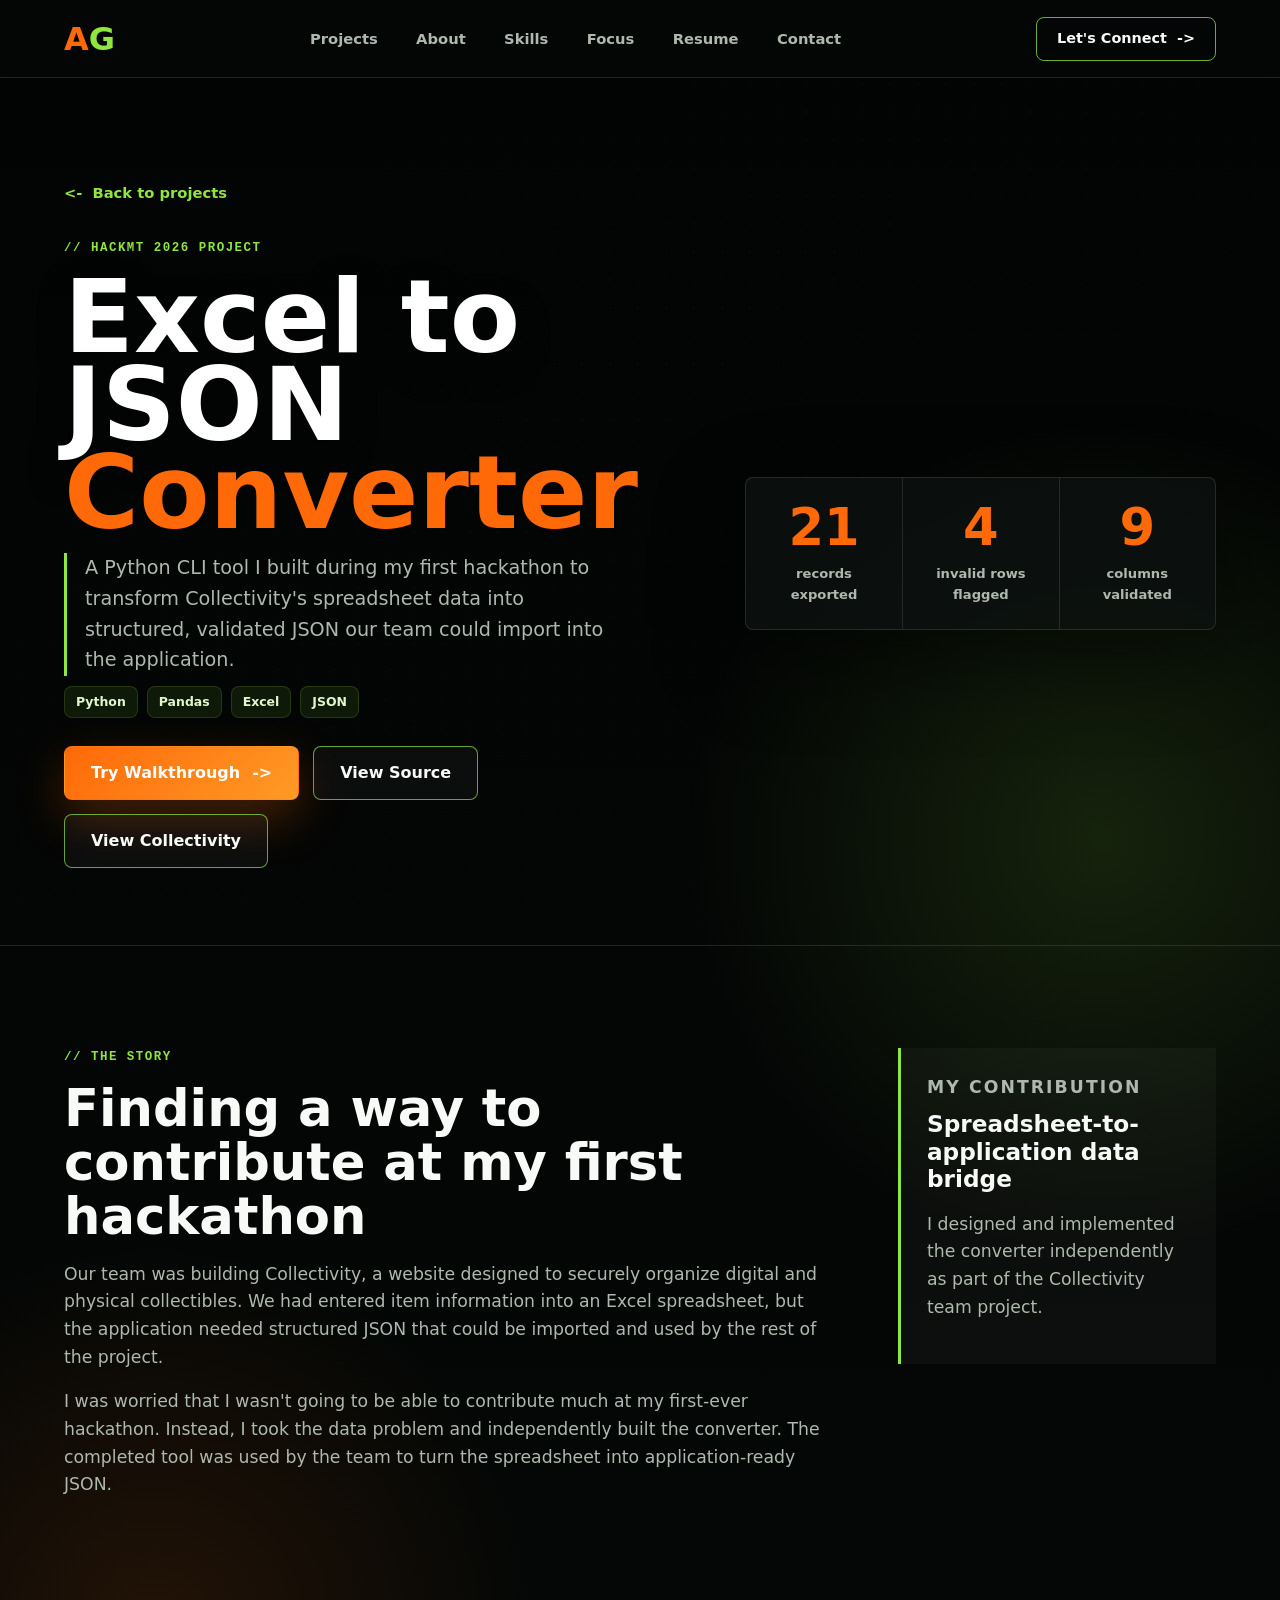
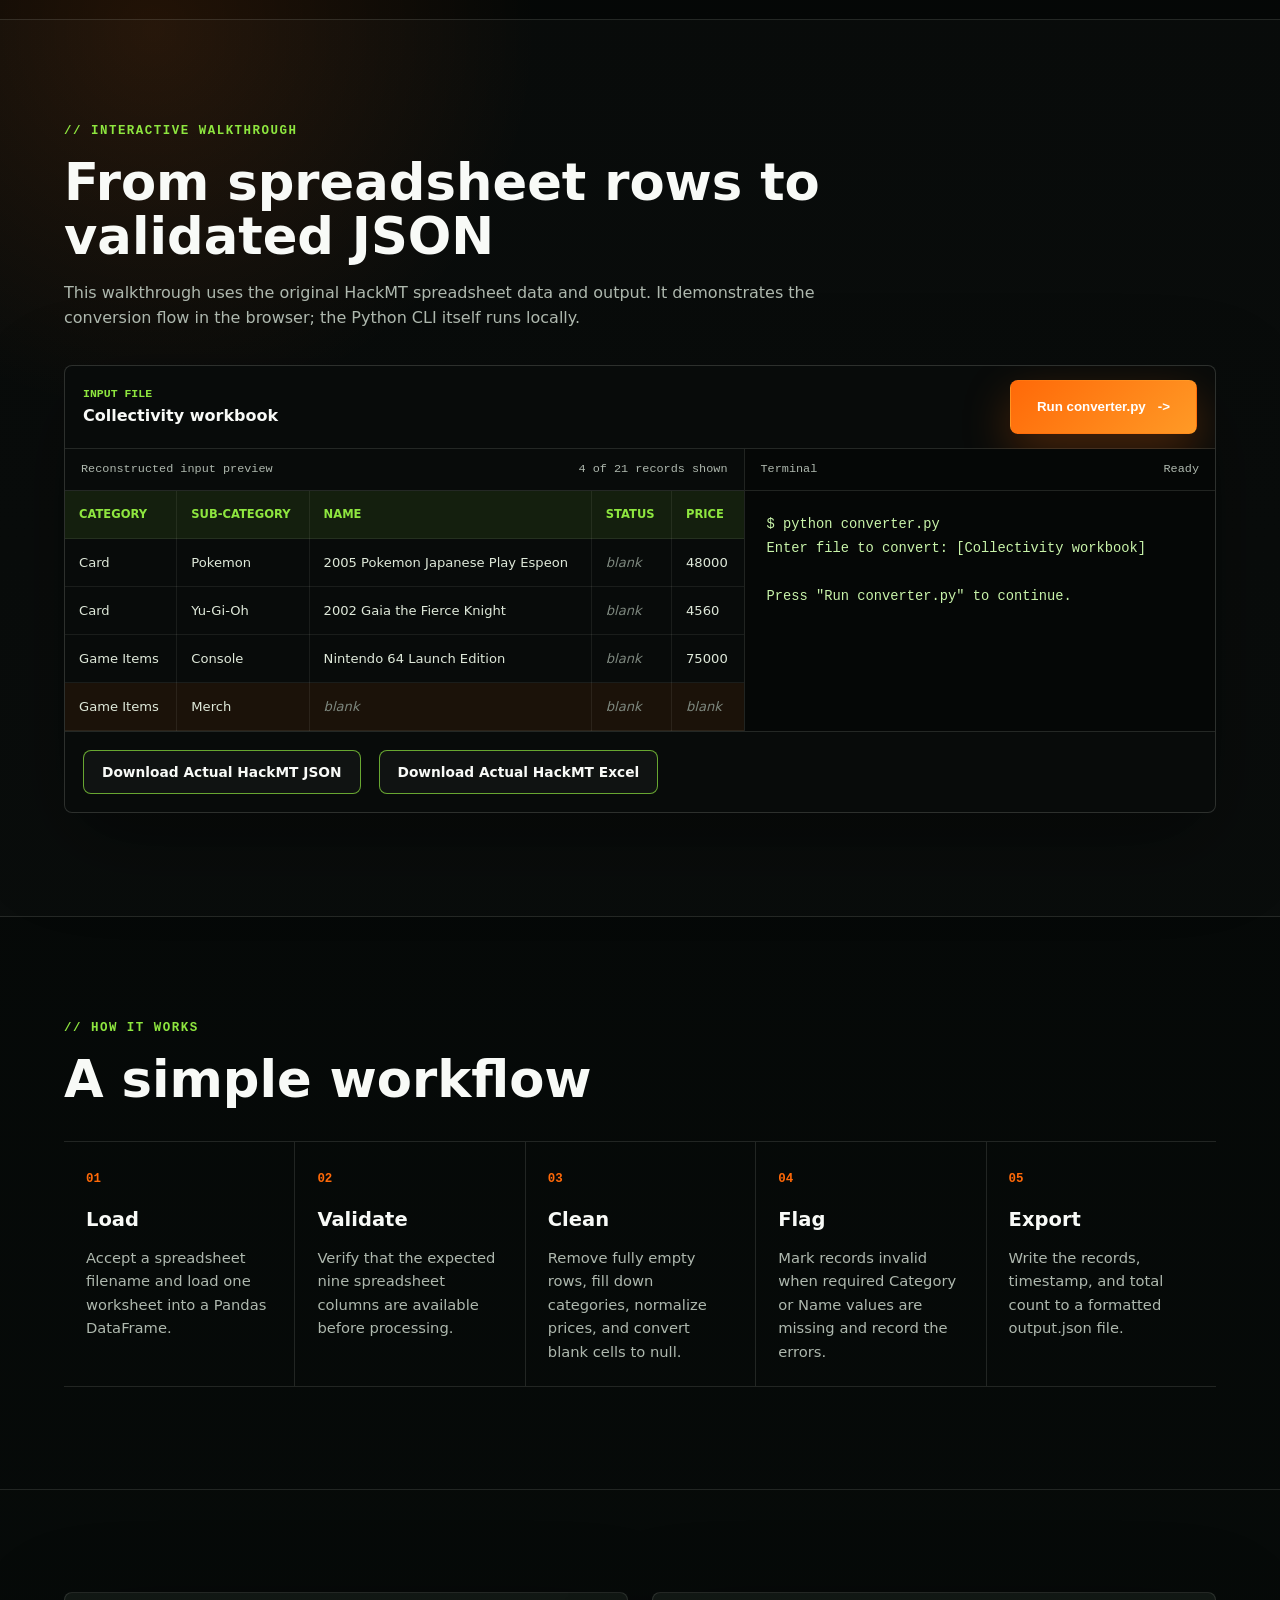
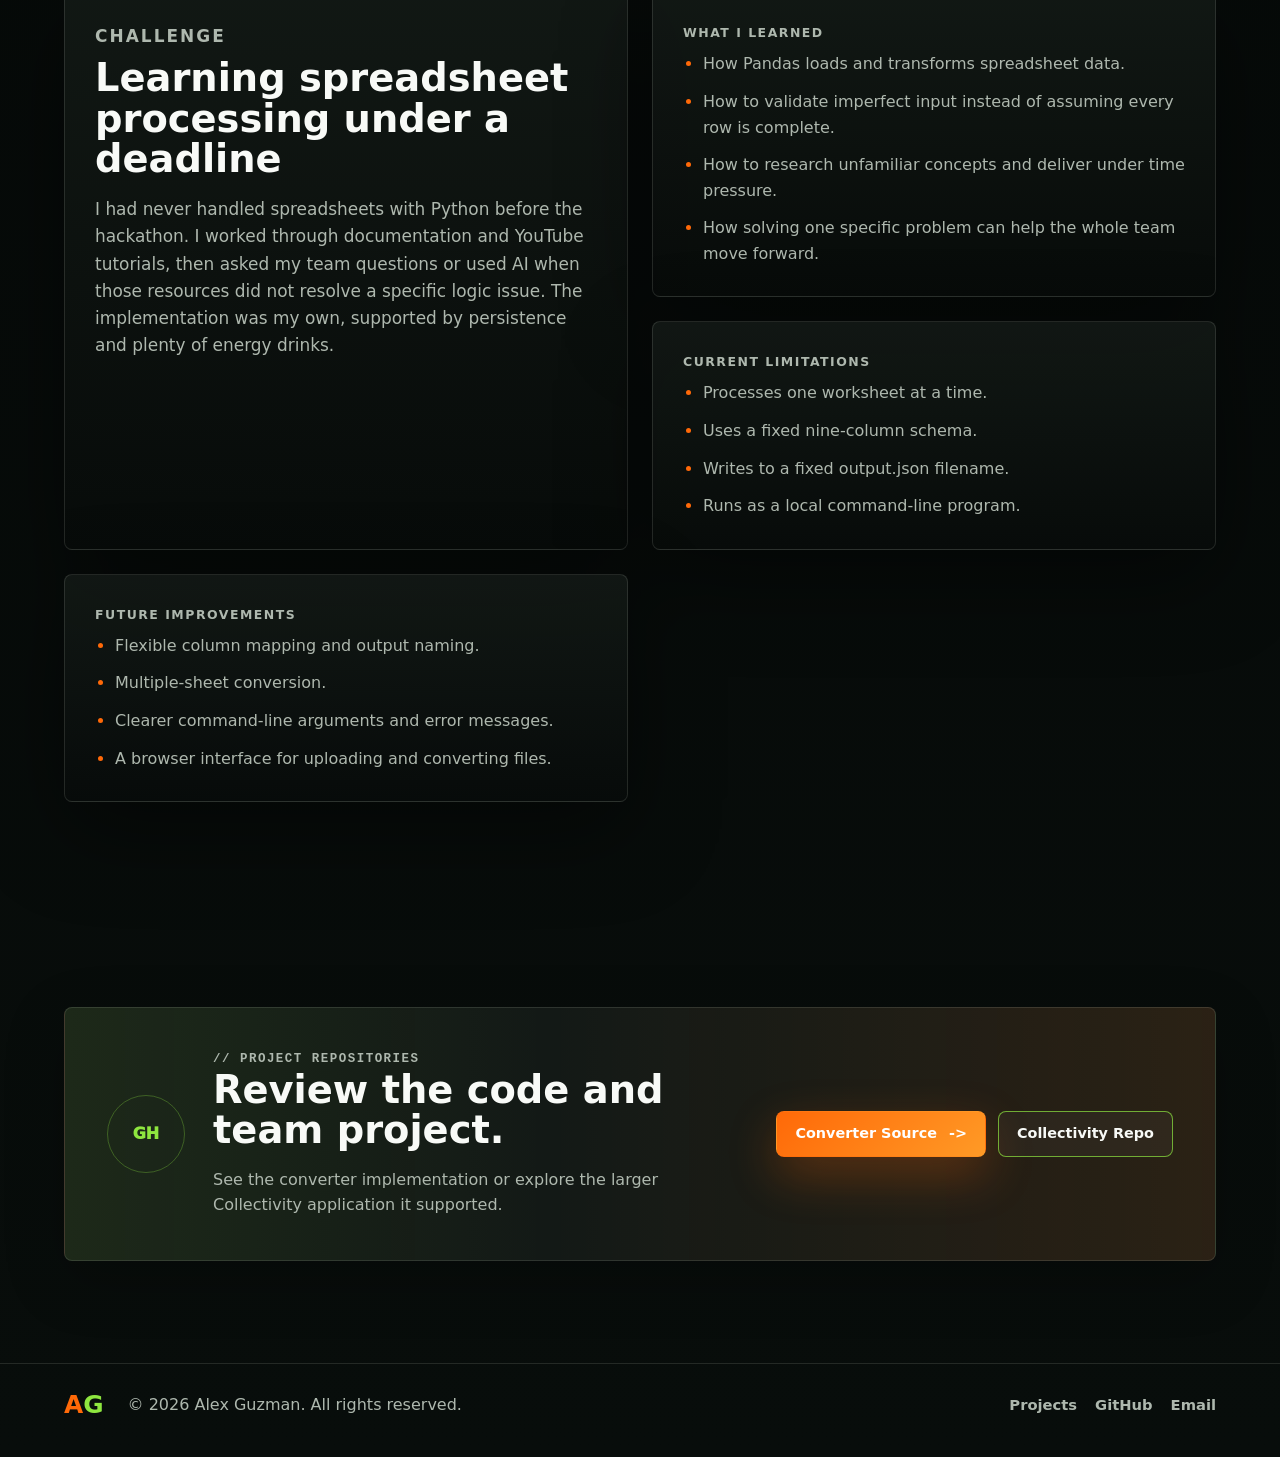
<file: pages/excel-to-json.html>
<!DOCTYPE html>
<html lang="en">
<head>
  <meta charset="UTF-8">
  <meta name="viewport" content="width=device-width, initial-scale=1.0">
  <meta name="description" content="How Alex Guzman built an Excel-to-JSON converter during HackMT 2026 to prepare collectible data for the Collectivity team project.">
  <meta property="og:title" content="Excel to JSON Converter | Alex Guzman">
  <meta property="og:description" content="A HackMT 2026 Python project that converted Collectivity spreadsheet data into validated JSON.">
  <meta property="og:type" content="website">
  <title>Excel to JSON Converter | Alex Guzman</title>
  <link rel="stylesheet" href="../styles.css">
</head>
<body>
  <div class="page-shell" id="top">
    <header class="site-header">
      <a class="brand" href="../index.html#top" aria-label="Alex Guzman portfolio home">
        <span class="brand-mark"><span>A</span>G</span>
      </a>

      <button class="nav-toggle" type="button" aria-label="Toggle navigation" aria-expanded="false">
        <span></span>
        <span></span>
      </button>

      <nav class="site-nav" aria-label="Primary navigation">
        <a href="../index.html#projects">Projects</a>
        <a href="../about.html">About</a>
        <a href="../index.html#skills">Skills</a>
        <a href="../index.html#services">Focus</a>
        <a href="../resume.pdf" target="_blank" rel="noreferrer">Resume</a>
        <a href="../index.html#contact">Contact</a>
      </nav>

      <a class="header-action" href="mailto:guzmanalex06@icloud.com">Let's Connect <span aria-hidden="true">-&gt;</span></a>
    </header>

    <main>
      <section class="section project-detail reveal">
        <a class="text-link back-link" href="../index.html#projects"><span aria-hidden="true">&lt;-</span> Back to projects</a>
        <div class="project-detail-hero">
          <div>
            <p class="eyebrow">// HackMT 2026 Project</p>
            <h1><span>Excel to JSON</span>Converter</h1>
            <p class="hero-intro">
              A Python CLI tool I built during my first hackathon to transform Collectivity's spreadsheet data
              into structured, validated JSON our team could import into the application.
            </p>
            <div class="tag-row">
              <span>Python</span>
              <span>Pandas</span>
              <span>Excel</span>
              <span>JSON</span>
            </div>
            <div class="hero-actions">
              <a class="button primary" href="#walkthrough">Try Walkthrough <span aria-hidden="true">-&gt;</span></a>
              <a class="button secondary" href="https://github.com/AlexG2200/excel-to-json-converter" target="_blank" rel="noreferrer">View Source</a>
              <a class="button secondary" href="https://github.com/Kensey-McDowell/HackMT-2026-Collectivity" target="_blank" rel="noreferrer">View Collectivity</a>
            </div>
          </div>

          <div class="project-facts" aria-label="Project facts">
            <div>
              <strong>21</strong>
              <span>records exported</span>
            </div>
            <div>
              <strong>4</strong>
              <span>invalid rows flagged</span>
            </div>
            <div>
              <strong>9</strong>
              <span>columns validated</span>
            </div>
          </div>
        </div>
      </section>

      <section class="section project-story-section reveal">
        <div class="project-story-copy">
          <p class="eyebrow">// The Story</p>
          <h2>Finding a way to contribute at my first hackathon</h2>
          <p>
            Our team was building Collectivity, a website designed to securely organize digital and physical
            collectibles. We had entered item information into an Excel spreadsheet, but the application needed
            structured JSON that could be imported and used by the rest of the project.
          </p>
          <p>
            I was worried that I wasn't going to be able to contribute much at my first-ever hackathon. Instead, I took the
            data problem and independently built the converter. The completed tool was used by the team to turn
            the spreadsheet into application-ready JSON.
          </p>
        </div>

        <aside class="story-callout">
          <p class="panel-label">My Contribution</p>
          <h3>Spreadsheet-to-application data bridge</h3>
          <p>I designed and implemented the converter independently as part of the Collectivity team project.</p>
        </aside>
      </section>

      <section class="section walkthrough-section reveal" id="walkthrough">
        <div class="section-heading">
          <p class="eyebrow">// Interactive Walkthrough</p>
          <h2>From spreadsheet rows to validated JSON</h2>
          <p class="section-copy">
            This walkthrough uses the original HackMT spreadsheet data and output. It demonstrates the conversion flow in the
            browser; the Python CLI itself runs locally.
          </p>
        </div>

        <div class="walkthrough-shell" data-converter-walkthrough>
          <div class="walkthrough-toolbar">
            <div>
              <span class="walkthrough-step-label">Input file</span>
              <strong>Collectivity workbook</strong>
            </div>
            <button class="button primary walkthrough-run" type="button" data-run-converter>
              Run converter.py <span aria-hidden="true">-&gt;</span>
            </button>
          </div>

          <div class="walkthrough-grid">
            <div class="walkthrough-pane">
              <div class="walkthrough-pane-header">
                <span>Reconstructed input preview</span>
                <span>4 of 21 records shown</span>
              </div>
              <div class="spreadsheet-scroll">
                <table class="spreadsheet-preview">
                  <thead>
                    <tr>
                      <th>Category</th>
                      <th>Sub-Category</th>
                      <th>Name</th>
                      <th>Status</th>
                      <th>Price</th>
                    </tr>
                  </thead>
                  <tbody>
                    <tr>
                      <td>Card</td>
                      <td>Pokemon</td>
                      <td>2005 Pokemon Japanese Play Espeon</td>
                      <td class="empty-cell">blank</td>
                      <td>48000</td>
                    </tr>
                    <tr>
                      <td>Card</td>
                      <td>Yu-Gi-Oh</td>
                      <td>2002 Gaia the Fierce Knight</td>
                      <td class="empty-cell">blank</td>
                      <td>4560</td>
                    </tr>
                    <tr>
                      <td>Game Items</td>
                      <td>Console</td>
                      <td>Nintendo 64 Launch Edition</td>
                      <td class="empty-cell">blank</td>
                      <td>75000</td>
                    </tr>
                    <tr class="invalid-row">
                      <td>Game Items</td>
                      <td>Merch</td>
                      <td class="empty-cell">blank</td>
                      <td class="empty-cell">blank</td>
                      <td class="empty-cell">blank</td>
                    </tr>
                  </tbody>
                </table>
              </div>
            </div>

            <div class="walkthrough-pane terminal-pane">
              <div class="walkthrough-pane-header">
                <span>Terminal</span>
                <span data-terminal-status>Ready</span>
              </div>
              <pre class="walkthrough-terminal" aria-live="polite"><code data-terminal-output>$ python converter.py
Enter file to convert: [Collectivity workbook]

Press "Run converter.py" to continue.</code></pre>
            </div>
          </div>

          <div class="walkthrough-result" data-converter-result hidden>
            <div class="walkthrough-result-copy">
              <div>
                <span class="walkthrough-step-label">Generated output</span>
                <strong>collectibles.json <span class="output-note">(project copy)</span></strong>
              </div>
              <span class="result-badge">Conversion complete</span>
            </div>
            <pre class="json-preview"><code>{
  "count": 21,
  "items": [
    {
      "category": "Card",
      "sub_category": "Pokemon",
      "name": "2005 Pokemon Japanese Play Espeon",
      "price": 48000,
      "valid": true
    },
    {
      "category": "Game Items",
      "sub_category": "Merch",
      "name": null,
      "price": null,
      "valid": false,
      "errors": ["name"]
    }
  ]
}</code></pre>
          </div>

          <div class="walkthrough-downloads">
            <a class="button secondary" href="./assets/excel-to-json/collectibles.json" download>Download Actual HackMT JSON</a>
            <a class="button secondary" href="./assets/excel-to-json/HackMT2026.xlsx" download>Download Actual HackMT Excel</a>
          </div>
        </div>
      </section>

      <section class="section process-section reveal">
        <div class="section-heading">
          <p class="eyebrow">// How It Works</p>
          <h2>A simple workflow</h2>
        </div>
        <ol class="process-list">
          <li>
            <span>01</span>
            <div>
              <h3>Load</h3>
              <p>Accept a spreadsheet filename and load one worksheet into a Pandas DataFrame.</p>
            </div>
          </li>
          <li>
            <span>02</span>
            <div>
              <h3>Validate</h3>
              <p>Verify that the expected nine spreadsheet columns are available before processing.</p>
            </div>
          </li>
          <li>
            <span>03</span>
            <div>
              <h3>Clean</h3>
              <p>Remove fully empty rows, fill down categories, normalize prices, and convert blank cells to null.</p>
            </div>
          </li>
          <li>
            <span>04</span>
            <div>
              <h3>Flag</h3>
              <p>Mark records invalid when required Category or Name values are missing and record the errors.</p>
            </div>
          </li>
          <li>
            <span>05</span>
            <div>
              <h3>Export</h3>
              <p>Write the records, timestamp, and total count to a formatted output.json file.</p>
            </div>
          </li>
        </ol>
      </section>

      <section class="section learning-grid reveal">
        <article class="detail-panel learning-panel">
          <p class="panel-label">Challenge</p>
          <h2>Learning spreadsheet processing under a deadline</h2>
          <p>
            I had never handled spreadsheets with Python before the hackathon. I worked through documentation and
            YouTube tutorials, then asked my team questions or used AI when those resources did not resolve a specific
            logic issue. The implementation was my own, supported by persistence and plenty of energy drinks.
          </p>
        </article>

        <article class="detail-panel">
          <p class="panel-label">What I Learned</p>
          <ul class="detail-list">
            <li>How Pandas loads and transforms spreadsheet data.</li>
            <li>How to validate imperfect input instead of assuming every row is complete.</li>
            <li>How to research unfamiliar concepts and deliver under time pressure.</li>
            <li>How solving one specific problem can help the whole team move forward.</li>
          </ul>
        </article>

        <article class="detail-panel">
          <p class="panel-label">Current Limitations</p>
          <ul class="detail-list">
            <li>Processes one worksheet at a time.</li>
            <li>Uses a fixed nine-column schema.</li>
            <li>Writes to a fixed output.json filename.</li>
            <li>Runs as a local command-line program.</li>
          </ul>
        </article>

        <article class="detail-panel">
          <p class="panel-label">Future Improvements</p>
          <ul class="detail-list">
            <li>Flexible column mapping and output naming.</li>
            <li>Multiple-sheet conversion.</li>
            <li>Clearer command-line arguments and error messages.</li>
            <li>A browser interface for uploading and converting files.</li>
          </ul>
        </article>
      </section>

      <section class="section contact-section reveal">
        <div class="cta-icon" aria-hidden="true">GH</div>
        <div>
          <p class="eyebrow">// Project Repositories</p>
          <h2>Review the code and team project.</h2>
          <p>See the converter implementation or explore the larger Collectivity application it supported.</p>
        </div>
        <div class="contact-actions">
          <a class="button primary" href="https://github.com/AlexG2200/excel-to-json-converter" target="_blank" rel="noreferrer">Converter Source <span aria-hidden="true">-&gt;</span></a>
          <a class="button secondary" href="https://github.com/Kensey-McDowell/HackMT-2026-Collectivity" target="_blank" rel="noreferrer">Collectivity Repo</a>
        </div>
      </section>
    </main>

    <footer class="site-footer">
      <a class="brand footer-brand" href="../index.html#top" aria-label="Back to home">
        <span class="brand-mark"><span>A</span>G</span>
      </a>
      <span>&copy; <span id="year"></span> Alex Guzman. All rights reserved.</span>
      <div class="footer-links">
        <a href="../index.html#projects">Projects</a>
        <a href="https://github.com/AlexG2200" target="_blank" rel="noreferrer">GitHub</a>
        <a href="mailto:guzmanalex06@icloud.com">Email</a>
      </div>
    </footer>
  </div>

  <script src="../script.js"></script>
</body>
</html>
</file>
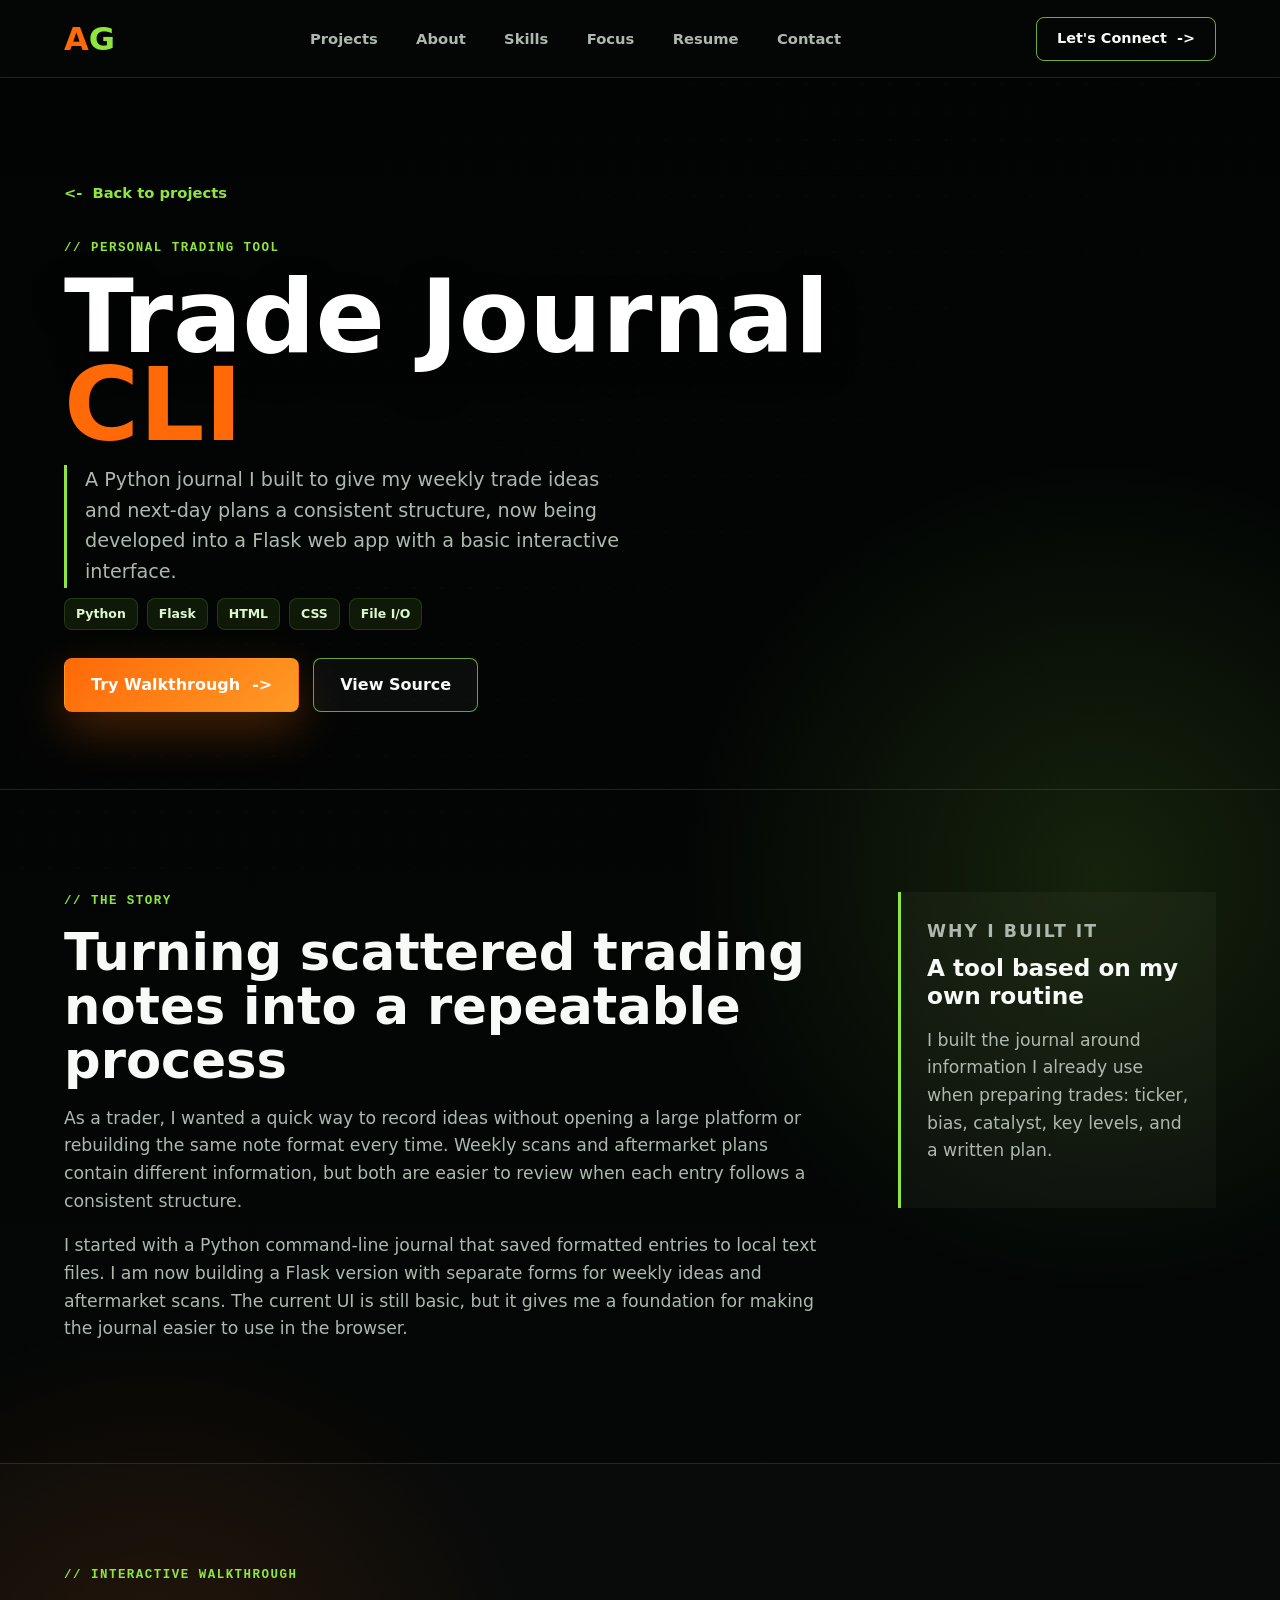
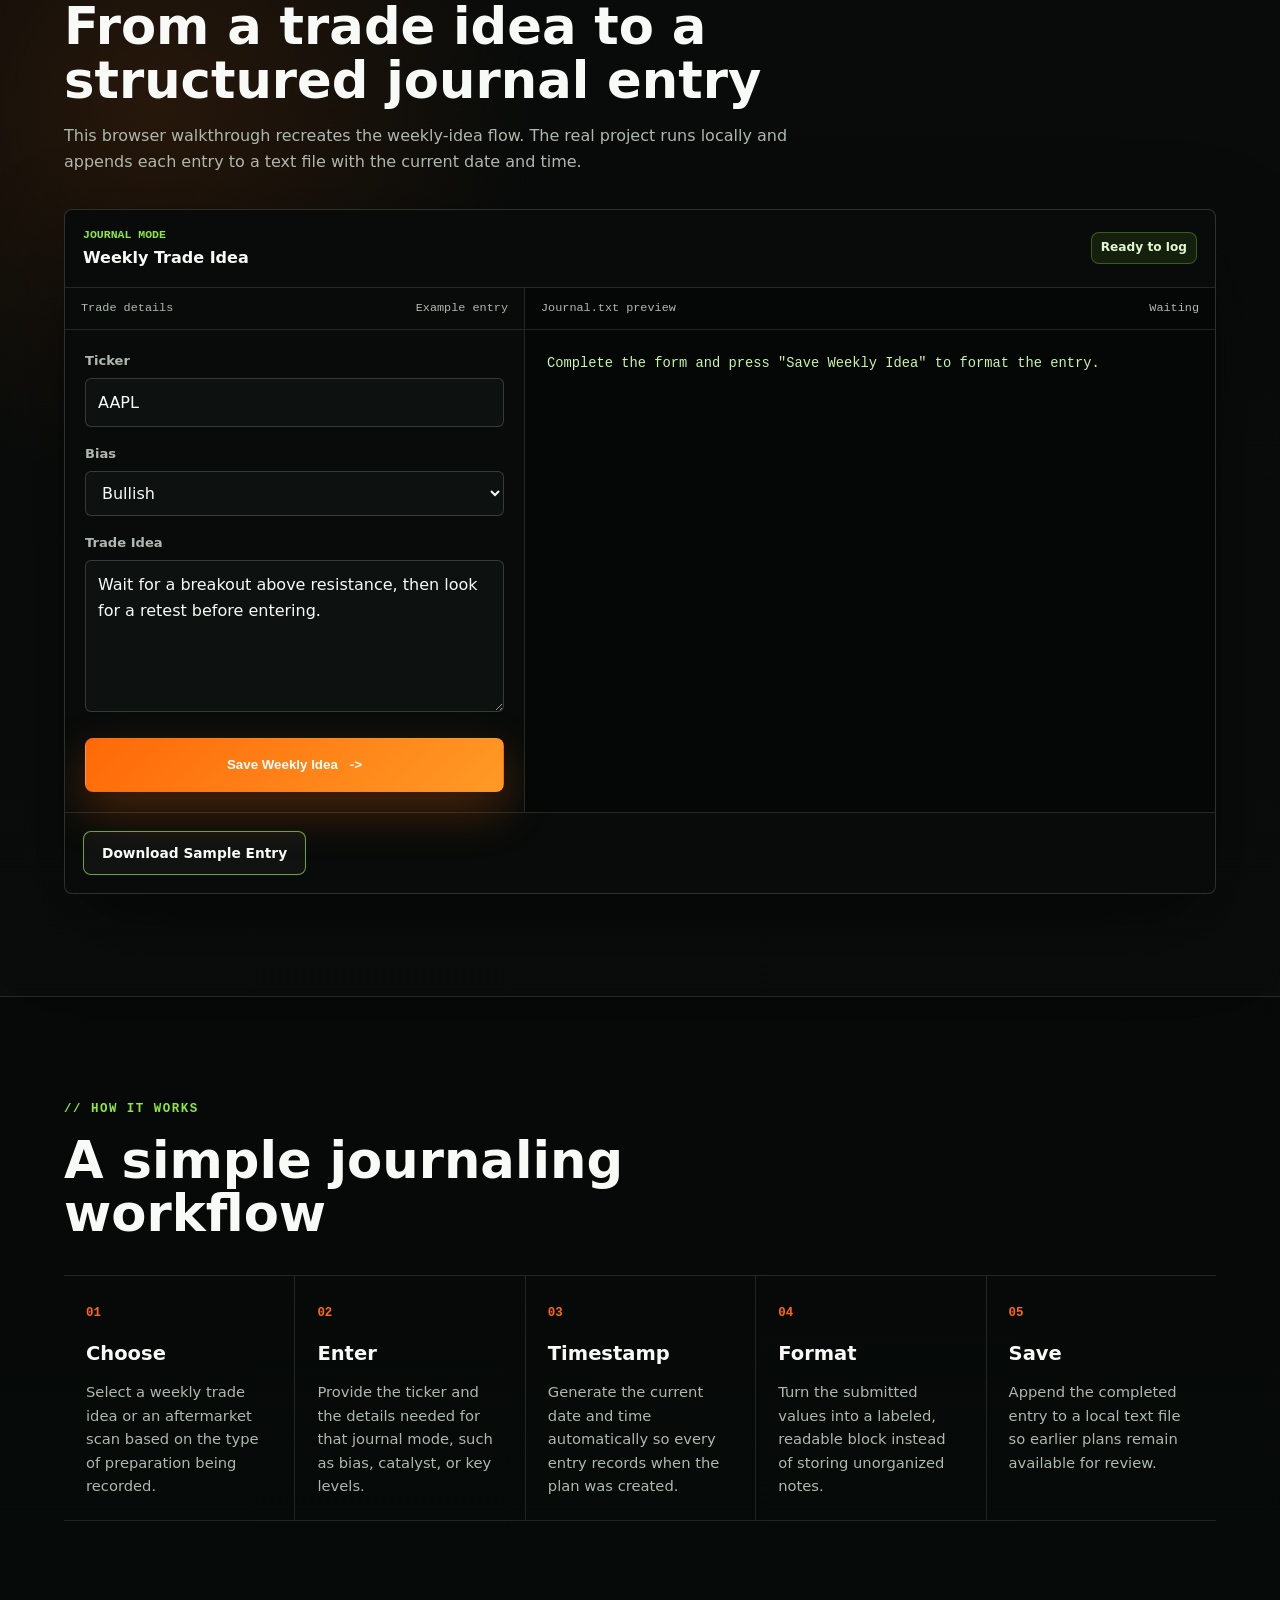
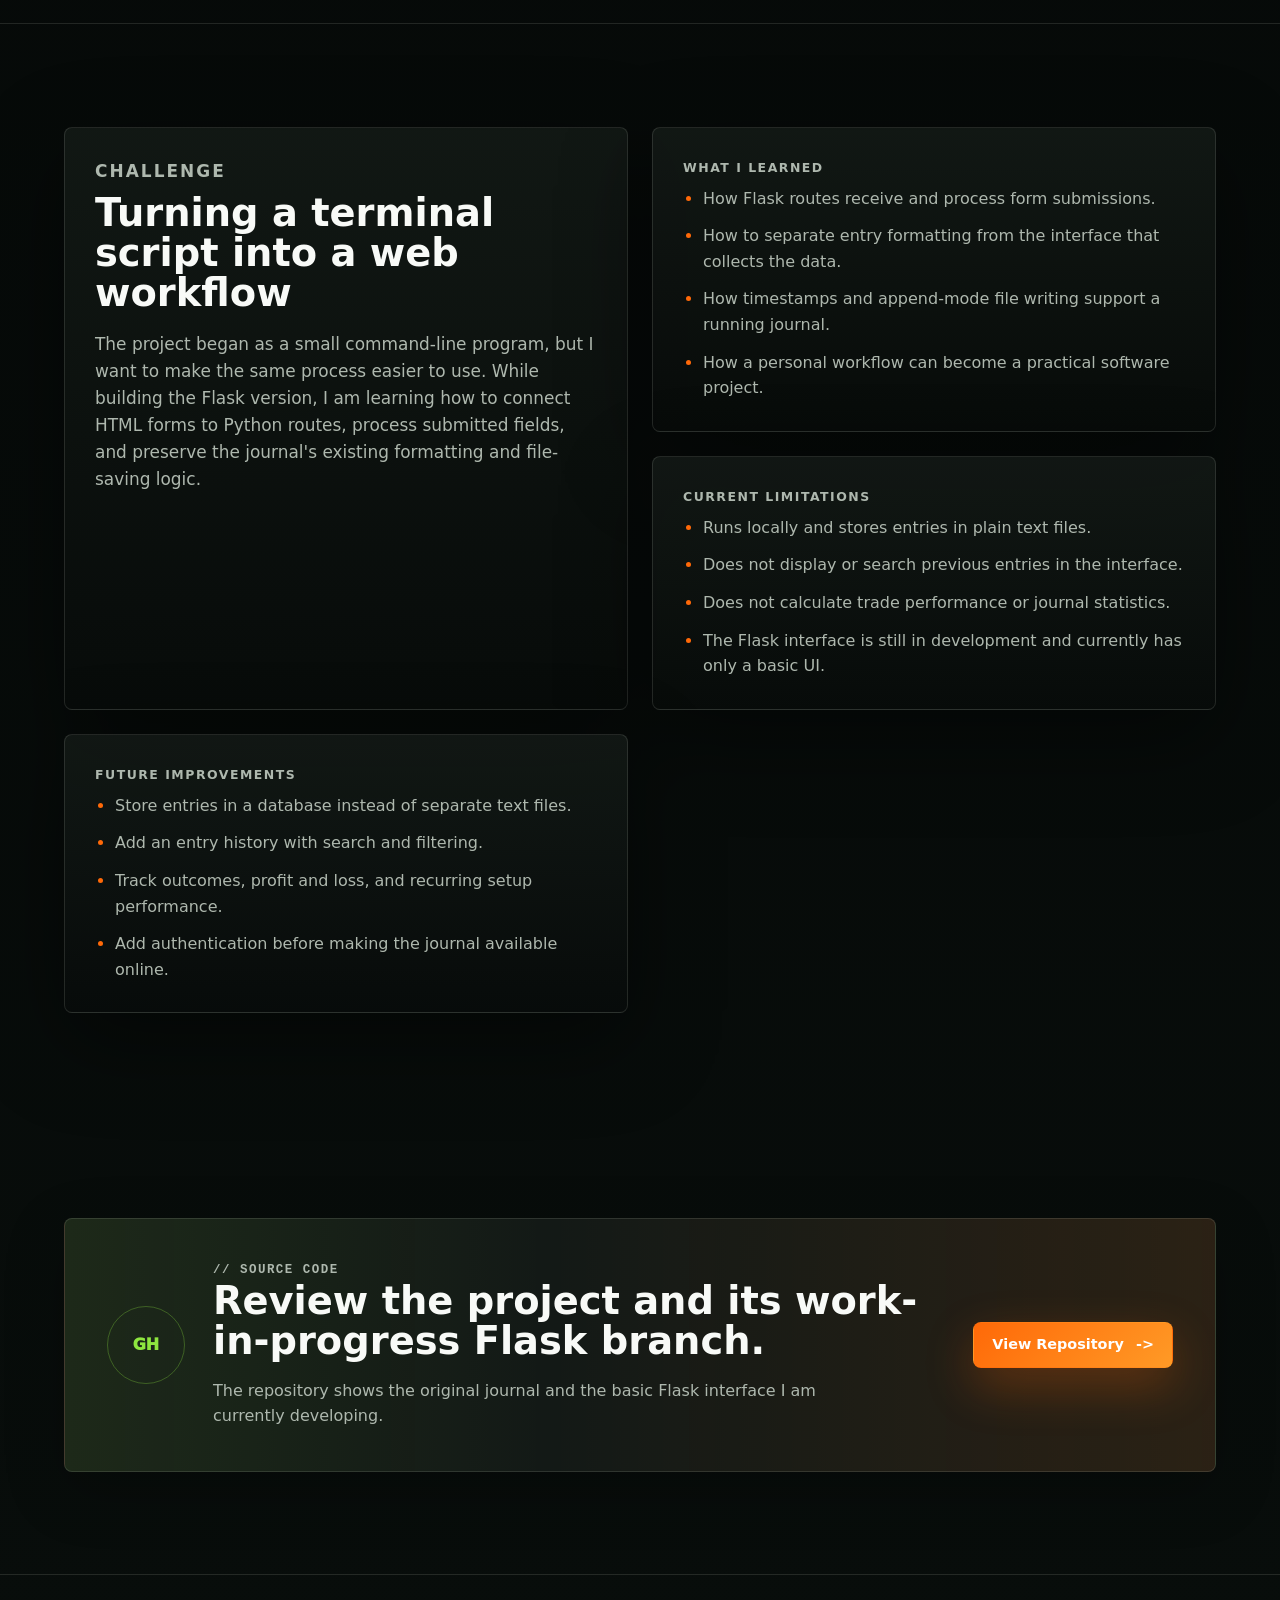
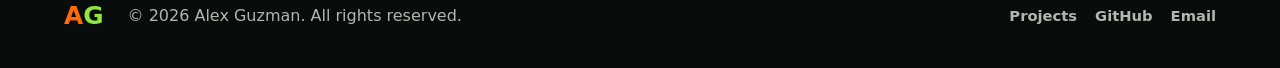
<file: pages/trade-journal-cli.html>
<!DOCTYPE html>
<html lang="en">
<head>
  <meta charset="UTF-8">
  <meta name="viewport" content="width=device-width, initial-scale=1.0">
  <meta name="description" content="How Alex Guzman built a Python trade journal for organizing weekly ideas and aftermarket plans, with a Flask interface currently in development.">
  <meta property="og:title" content="Trade Journal CLI | Alex Guzman">
  <meta property="og:description" content="A Python trade journal for recording structured trade ideas, with a basic Flask interface currently in development.">
  <meta property="og:type" content="website">
  <title>Trade Journal CLI | Alex Guzman</title>
  <link rel="stylesheet" href="../styles.css">
</head>
<body>
  <div class="page-shell" id="top">
    <header class="site-header">
      <a class="brand" href="../index.html#top" aria-label="Alex Guzman portfolio home">
        <span class="brand-mark"><span>A</span>G</span>
      </a>

      <button class="nav-toggle" type="button" aria-label="Toggle navigation" aria-expanded="false">
        <span></span>
        <span></span>
      </button>

      <nav class="site-nav" aria-label="Primary navigation">
        <a href="../index.html#projects">Projects</a>
        <a href="../about.html">About</a>
        <a href="../index.html#skills">Skills</a>
        <a href="../index.html#services">Focus</a>
        <a href="../resume.pdf" target="_blank" rel="noreferrer">Resume</a>
        <a href="../index.html#contact">Contact</a>
      </nav>

      <a class="header-action" href="mailto:guzmanalex06@icloud.com">Let's Connect <span aria-hidden="true">-&gt;</span></a>
    </header>

    <main>
      <section class="section project-detail reveal">
        <a class="text-link back-link" href="../index.html#projects"><span aria-hidden="true">&lt;-</span> Back to projects</a>
        <div class="project-detail-hero trade-project-hero">
          <div>
            <p class="eyebrow">// Personal Trading Tool</p>
            <h1><span>Trade Journal</span>CLI</h1>
            <p class="hero-intro">
              A Python journal I built to give my weekly trade ideas and next-day plans a consistent structure,
              now being developed into a Flask web app with a basic interactive interface.
            </p>
            <div class="tag-row">
              <span>Python</span>
              <span>Flask</span>
              <span>HTML</span>
              <span>CSS</span>
              <span>File I/O</span>
            </div>
            <div class="hero-actions">
              <a class="button primary" href="#walkthrough">Try Walkthrough <span aria-hidden="true">-&gt;</span></a>
              <a class="button secondary" href="https://github.com/AlexG2200/trade-journal-cli" target="_blank" rel="noreferrer">View Source</a>
            </div>
          </div>

        </div>
      </section>

      <section class="section project-story-section reveal">
        <div class="project-story-copy">
          <p class="eyebrow">// The Story</p>
          <h2>Turning scattered trading notes into a repeatable process</h2>
          <p>
            As a trader, I wanted a quick way to record ideas without opening a large platform or rebuilding the
            same note format every time. Weekly scans and aftermarket plans contain different information, but both
            are easier to review when each entry follows a consistent structure.
          </p>
          <p>
            I started with a Python command-line journal that saved formatted entries to local text files. I am now
            building a Flask version with separate forms for weekly ideas and aftermarket scans. The current UI is
            still basic, but it gives me a foundation for making the journal easier to use in the browser.
          </p>
        </div>

        <aside class="story-callout">
          <p class="panel-label">Why I Built It</p>
          <h3>A tool based on my own routine</h3>
          <p>I built the journal around information I already use when preparing trades: ticker, bias, catalyst, key levels, and a written plan.</p>
        </aside>
      </section>

      <section class="section walkthrough-section reveal" id="walkthrough">
        <div class="section-heading">
          <p class="eyebrow">// Interactive Walkthrough</p>
          <h2>From a trade idea to a structured journal entry</h2>
          <p class="section-copy">
            This browser walkthrough recreates the weekly-idea flow. The real project runs locally and appends each
            entry to a text file with the current date and time.
          </p>
        </div>

        <div class="walkthrough-shell trade-walkthrough" data-trade-walkthrough>
          <div class="walkthrough-toolbar">
            <div>
              <span class="walkthrough-step-label">Journal mode</span>
              <strong>Weekly Trade Idea</strong>
            </div>
            <span class="result-badge" data-trade-status>Ready to log</span>
          </div>

          <div class="trade-walkthrough-grid">
            <form class="trade-entry-form" data-trade-form>
              <div class="walkthrough-pane-header">
                <span>Trade details</span>
                <span>Example entry</span>
              </div>
              <div class="trade-form-fields">
                <label for="demo-ticker">Ticker</label>
                <input id="demo-ticker" name="ticker" type="text" value="AAPL" maxlength="10" required>

                <label for="demo-bias">Bias</label>
                <select id="demo-bias" name="bias">
                  <option>Bullish</option>
                  <option>Bearish</option>
                  <option>Neutral</option>
                </select>

                <label for="demo-idea">Trade Idea</label>
                <textarea id="demo-idea" name="idea" rows="5" required>Wait for a breakout above resistance, then look for a retest before entering.</textarea>

                <button class="button primary" type="submit">
                  Save Weekly Idea <span aria-hidden="true">-&gt;</span>
                </button>
              </div>
            </form>

            <div class="walkthrough-pane terminal-pane">
              <div class="walkthrough-pane-header">
                <span>Journal.txt preview</span>
                <span data-trade-file-status>Waiting</span>
              </div>
              <pre class="walkthrough-terminal trade-output" aria-live="polite"><code data-trade-output>Complete the form and press "Save Weekly Idea" to format the entry.</code></pre>
            </div>
          </div>

          <div class="walkthrough-result trade-result" data-trade-result hidden>
            <div class="walkthrough-result-copy">
              <div>
                <span class="walkthrough-step-label">Entry saved</span>
                <strong>The same format is appended to the local journal file.</strong>
              </div>
              <span class="result-badge">Journal updated</span>
            </div>
          </div>

          <div class="walkthrough-downloads">
            <a class="button secondary" href="./assets/trade-journal/sample-journal-entry.txt" download>Download Sample Entry</a>
          </div>
        </div>
      </section>

      <section class="section process-section reveal">
        <div class="section-heading">
          <p class="eyebrow">// How It Works</p>
          <h2>A simple journaling workflow</h2>
        </div>
        <ol class="process-list">
          <li>
            <span>01</span>
            <div>
              <h3>Choose</h3>
              <p>Select a weekly trade idea or an aftermarket scan based on the type of preparation being recorded.</p>
            </div>
          </li>
          <li>
            <span>02</span>
            <div>
              <h3>Enter</h3>
              <p>Provide the ticker and the details needed for that journal mode, such as bias, catalyst, or key levels.</p>
            </div>
          </li>
          <li>
            <span>03</span>
            <div>
              <h3>Timestamp</h3>
              <p>Generate the current date and time automatically so every entry records when the plan was created.</p>
            </div>
          </li>
          <li>
            <span>04</span>
            <div>
              <h3>Format</h3>
              <p>Turn the submitted values into a labeled, readable block instead of storing unorganized notes.</p>
            </div>
          </li>
          <li>
            <span>05</span>
            <div>
              <h3>Save</h3>
              <p>Append the completed entry to a local text file so earlier plans remain available for review.</p>
            </div>
          </li>
        </ol>
      </section>

      <section class="section learning-grid reveal">
        <article class="detail-panel learning-panel">
          <p class="panel-label">Challenge</p>
          <h2>Turning a terminal script into a web workflow</h2>
          <p>
            The project began as a small command-line program, but I want to make the same process easier to use.
            While building the Flask version, I am learning how to connect HTML forms to Python routes, process
            submitted fields, and preserve the journal's existing formatting and file-saving logic.
          </p>
        </article>

        <article class="detail-panel">
          <p class="panel-label">What I Learned</p>
          <ul class="detail-list">
            <li>How Flask routes receive and process form submissions.</li>
            <li>How to separate entry formatting from the interface that collects the data.</li>
            <li>How timestamps and append-mode file writing support a running journal.</li>
            <li>How a personal workflow can become a practical software project.</li>
          </ul>
        </article>

        <article class="detail-panel">
          <p class="panel-label">Current Limitations</p>
          <ul class="detail-list">
            <li>Runs locally and stores entries in plain text files.</li>
            <li>Does not display or search previous entries in the interface.</li>
            <li>Does not calculate trade performance or journal statistics.</li>
            <li>The Flask interface is still in development and currently has only a basic UI.</li>
          </ul>
        </article>

        <article class="detail-panel">
          <p class="panel-label">Future Improvements</p>
          <ul class="detail-list">
            <li>Store entries in a database instead of separate text files.</li>
            <li>Add an entry history with search and filtering.</li>
            <li>Track outcomes, profit and loss, and recurring setup performance.</li>
            <li>Add authentication before making the journal available online.</li>
          </ul>
        </article>
      </section>

      <section class="section contact-section reveal">
        <div class="cta-icon" aria-hidden="true">GH</div>
        <div>
          <p class="eyebrow">// Source Code</p>
          <h2>Review the project and its work-in-progress Flask branch.</h2>
          <p>The repository shows the original journal and the basic Flask interface I am currently developing.</p>
        </div>
        <div class="contact-actions">
          <a class="button primary" href="https://github.com/AlexG2200/trade-journal-cli" target="_blank" rel="noreferrer">View Repository <span aria-hidden="true">-&gt;</span></a>
        </div>
      </section>
    </main>

    <footer class="site-footer">
      <a class="brand footer-brand" href="../index.html#top" aria-label="Back to home">
        <span class="brand-mark"><span>A</span>G</span>
      </a>
      <span>&copy; <span id="year"></span> Alex Guzman. All rights reserved.</span>
      <div class="footer-links">
        <a href="../index.html#projects">Projects</a>
        <a href="https://github.com/AlexG2200" target="_blank" rel="noreferrer">GitHub</a>
        <a href="mailto:guzmanalex06@icloud.com">Email</a>
      </div>
    </footer>
  </div>

  <script src="../script.js"></script>
</body>
</html>
</file>
<file: styles.css>
:root {
  --bg: #050807;
  --bg-soft: #0a0f0d;
  --ink: #f8faf7;
  --muted: #aeb8ae;
  --green: #8ee63f;
  --green-deep: #426b50;
  --orange: #ff6908;
  --orange-soft: #ff9a26;
  --line: rgba(232, 242, 229, 0.12);
  --surface: rgba(13, 18, 16, 0.82);
  --surface-strong: rgba(21, 27, 24, 0.94);
  --shadow: 0 28px 90px rgba(0, 0, 0, 0.45);
}

* {
  box-sizing: border-box;
}

html {
  scroll-behavior: smooth;
}

body {
  min-height: 100vh;
  margin: 0;
  background:
    radial-gradient(circle at 86% 18%, rgba(142, 230, 63, 0.13), transparent 26rem),
    radial-gradient(circle at 12% 35%, rgba(255, 105, 8, 0.12), transparent 24rem),
    linear-gradient(180deg, #020403 0%, var(--bg) 46%, #080d0b 100%);
  color: var(--ink);
  font-family: Inter, ui-sans-serif, system-ui, -apple-system, BlinkMacSystemFont, "Segoe UI", sans-serif;
  line-height: 1.6;
  overflow-x: hidden;
}

body::after {
  content: "";
  position: fixed;
  inset: 0;
  z-index: -1;
  pointer-events: none;
  background-image: radial-gradient(rgba(255, 105, 8, 0.35) 1px, transparent 1px);
  background-position: 8px 14px;
  background-size: 28px 28px;
  opacity: 0.12;
  mask-image: linear-gradient(135deg, transparent 0 18%, black 46%, transparent 82%);
}

a {
  color: inherit;
}

.page-shell {
  width: min(100%, 1440px);
  margin: 0 auto;
}

.site-header {
  position: sticky;
  top: 0;
  z-index: 20;
  min-height: 78px;
  display: grid;
  grid-template-columns: auto 1fr auto;
  align-items: center;
  gap: 28px;
  padding: 0 clamp(22px, 5vw, 70px);
  background: rgba(5, 8, 7, 0.78);
  border-bottom: 1px solid var(--line);
  backdrop-filter: blur(18px);
}

.brand {
  display: inline-flex;
  align-items: center;
  gap: 10px;
  color: var(--ink);
  font-weight: 900;
  text-decoration: none;
}

.brand-mark {
  display: inline-flex;
  align-items: baseline;
  color: var(--green);
  font-size: 2rem;
  font-weight: 900;
  line-height: 1;
  letter-spacing: 0;
}

.brand-mark span {
  color: var(--orange);
}

.site-nav {
  display: flex;
  justify-content: center;
  gap: clamp(20px, 3vw, 44px);
}

.site-nav a,
.text-link,
.footer-links a {
  color: var(--muted);
  font-size: 0.92rem;
  font-weight: 750;
  text-decoration: none;
  transition: color 180ms ease;
}

.site-nav a {
  position: relative;
}

.site-nav a::after {
  content: "";
  position: absolute;
  right: 0;
  bottom: -12px;
  left: 0;
  height: 2px;
  background: linear-gradient(90deg, var(--orange), var(--green));
  transform: scaleX(0);
  transform-origin: center;
  transition: transform 180ms ease;
}

.site-nav a:hover,
.site-nav a.active,
.text-link:hover,
.footer-links a:hover {
  color: var(--ink);
}

.site-nav a:hover::after,
.site-nav a.active::after {
  transform: scaleX(1);
}

.header-action {
  display: inline-flex;
  min-height: 44px;
  align-items: center;
  gap: 10px;
  padding: 0 20px;
  border: 1px solid rgba(142, 230, 63, 0.75);
  border-radius: 8px;
  color: var(--ink);
  font-size: 0.9rem;
  font-weight: 850;
  text-decoration: none;
  transition: background 180ms ease, transform 180ms ease;
}

.header-action:hover {
  background: rgba(142, 230, 63, 0.1);
  transform: translateY(-1px);
}

.nav-toggle {
  display: none;
  width: 44px;
  height: 44px;
  border: 1px solid var(--line);
  border-radius: 8px;
  background: var(--surface);
}

.nav-toggle span {
  display: block;
  width: 19px;
  height: 2px;
  margin: 5px auto;
  background: var(--ink);
}

.section {
  padding: clamp(68px, 8vw, 108px) clamp(22px, 5vw, 70px);
}

.hero {
  position: relative;
  min-height: calc(100vh - 78px);
  display: grid;
  grid-template-columns: minmax(0, 0.94fr) minmax(360px, 1.06fr);
  align-items: center;
  gap: clamp(34px, 6vw, 90px);
  padding-top: clamp(48px, 6vw, 82px);
  overflow: hidden;
}

.eyebrow {
  margin: 0 0 14px;
  color: var(--green);
  font-family: "Cascadia Code", Consolas, monospace;
  font-size: 0.78rem;
  font-weight: 900;
  letter-spacing: 0.12em;
  text-transform: uppercase;
}

h2,
h3,
p {
  overflow-wrap: anywhere;
}

h1 {
  max-width: 760px;
  margin: 0;
  font-size: clamp(4.8rem, 10.5vw, 8.9rem);
  line-height: 0.86;
  letter-spacing: 0;
  overflow-wrap: normal;
  word-break: keep-all;
}

h1 span {
  display: block;
  color: #fff;
  text-shadow: 0 14px 34px rgba(0, 0, 0, 0.45);
}

h1 {
  color: var(--orange);
}

h2 {
  margin: 0;
  font-size: clamp(2rem, 4vw, 3.7rem);
  line-height: 1.05;
  letter-spacing: 0;
}

h3 {
  margin: 0;
  font-size: 1.22rem;
  line-height: 1.2;
  letter-spacing: 0;
}

.hero-title {
  margin: 28px 0 0;
  color: #fff;
  font-size: clamp(1.15rem, 2vw, 1.6rem);
  font-weight: 900;
}

.hero-intro,
.section-copy,
.about-copy p,
.contact-section p,
.project-card p,
.project-points,
.service-card p,
.education-panel p {
  color: var(--muted);
}

.hero-intro {
  max-width: 570px;
  margin: 16px 0 0;
  padding-left: 18px;
  border-left: 3px solid var(--green);
  font-size: clamp(1rem, 1.6vw, 1.2rem);
}

.hero-actions {
  display: flex;
  flex-wrap: wrap;
  gap: 14px;
  margin-top: 28px;
}

.button {
  display: inline-flex;
  min-height: 54px;
  align-items: center;
  justify-content: center;
  gap: 12px;
  padding: 0 26px;
  border: 1px solid var(--line);
  border-radius: 8px;
  font-weight: 900;
  text-decoration: none;
  transition: transform 180ms ease, box-shadow 180ms ease, border-color 180ms ease, background 180ms ease;
}

.button.primary {
  background: linear-gradient(135deg, var(--orange), var(--orange-soft));
  color: #fff;
  border-color: transparent;
  box-shadow: 0 18px 48px rgba(255, 105, 8, 0.28);
}

.button.secondary {
  color: var(--ink);
  background: rgba(255, 255, 255, 0.035);
  border-color: rgba(142, 230, 63, 0.7);
}

.button:hover {
  transform: translateY(-3px);
  box-shadow: 0 20px 54px rgba(0, 0, 0, 0.34);
}

.social-row {
  display: flex;
  flex-wrap: wrap;
  gap: 18px;
  margin-top: 36px;
}

.social-row a {
  color: var(--muted);
  font-size: 0.9rem;
  font-weight: 800;
  text-decoration: none;
}

.social-row a:hover {
  color: var(--green);
}

.hero-art {
  position: relative;
  min-height: 650px;
  display: grid;
  align-items: end;
}

.portrait-wrap {
  position: relative;
  z-index: 2;
  width: min(100%, 560px);
  justify-self: end;
  overflow: hidden;
  border-radius: 8px;
  border: 1px solid rgba(232, 242, 229, 0.1);
  background: linear-gradient(180deg, rgba(232, 242, 229, 0.08), rgba(232, 242, 229, 0.02));
  box-shadow: var(--shadow);
}

.portrait-wrap img {
  display: block;
  width: 100%;
  aspect-ratio: 0.86;
  object-fit: cover;
  object-position: center top;
  filter: saturate(1.03) contrast(1.04);
}

.shape {
  position: absolute;
  z-index: 1;
  pointer-events: none;
  transform: rotate(-12deg);
}

.shape-orange {
  right: 28%;
  bottom: 25%;
  width: min(34vw, 430px);
  aspect-ratio: 1;
  background: linear-gradient(135deg, var(--orange-soft), var(--orange) 58%, #7b2600);
  clip-path: polygon(11% 8%, 100% 38%, 63% 92%);
  filter: drop-shadow(0 30px 50px rgba(255, 105, 8, 0.22));
}

.shape-green {
  right: -3%;
  bottom: 14%;
  width: min(20vw, 260px);
  aspect-ratio: 1;
  border: 34px solid var(--green);
  clip-path: polygon(50% 0, 100% 100%, 0 100%);
  opacity: 0.9;
  filter: drop-shadow(0 22px 45px rgba(142, 230, 63, 0.28));
}

.code-card {
  position: absolute;
  z-index: 3;
  right: 2%;
  bottom: 4%;
  width: min(82%, 430px);
  padding: 18px;
  border: 1px solid rgba(232, 242, 229, 0.16);
  border-radius: 8px;
  background: rgba(8, 11, 10, 0.86);
  box-shadow: 0 24px 70px rgba(0, 0, 0, 0.5);
  backdrop-filter: blur(14px);
}

.window-dots {
  display: flex;
  gap: 8px;
  margin-bottom: 16px;
}

.window-dots span {
  width: 9px;
  height: 9px;
  border-radius: 50%;
}

.window-dots span:nth-child(1) {
  background: #ff5f57;
}

.window-dots span:nth-child(2) {
  background: #ffbd2e;
}

.window-dots span:nth-child(3) {
  background: #28c840;
}

pre {
  margin: 0;
  white-space: pre-wrap;
}

code {
  color: #dfe9da;
  font-family: "Cascadia Code", Consolas, monospace;
  font-size: 0.86rem;
}

.project-detail {
  min-height: auto;
  padding-bottom: clamp(40px, 6vw, 78px);
}

.back-link {
  margin-bottom: 34px;
}

.project-detail-hero {
  display: grid;
  grid-template-columns: minmax(0, 1fr) minmax(340px, 0.78fr);
  align-items: center;
  gap: clamp(34px, 6vw, 82px);
}

.project-detail-hero .tag-row {
  margin-top: 10px;
}

.trade-project-hero {
  grid-template-columns: minmax(0, 860px);
}

.project-detail h1 {
  max-width: 860px;
  font-size: clamp(3.6rem, 8vw, 7rem);
}

.detail-demo-card,
.detail-panel {
  border: 1px solid var(--line);
  border-radius: 8px;
  background: linear-gradient(180deg, rgba(19, 25, 22, 0.9), rgba(8, 11, 10, 0.9));
  box-shadow: var(--shadow);
}

.detail-demo-card {
  padding: 22px;
  overflow: hidden;
}

.detail-demo-card pre {
  padding: 18px;
  border-radius: 8px;
  background: rgba(0, 0, 0, 0.32);
  border: 1px solid rgba(232, 242, 229, 0.08);
}

.detail-demo-card code {
  font-size: clamp(0.82rem, 1.2vw, 0.98rem);
  line-height: 1.75;
}

.detail-grid-section {
  display: grid;
  grid-template-columns: minmax(0, 1.1fr) minmax(280px, 0.9fr);
  gap: 24px;
  padding-top: 0;
}

.detail-panel {
  padding: clamp(22px, 3vw, 30px);
}

.detail-panel:first-child {
  grid-row: span 2;
}

.detail-panel h2 {
  font-size: clamp(1.8rem, 3vw, 2.7rem);
}

.detail-panel p,
.detail-list {
  color: var(--muted);
}

.detail-list {
  display: grid;
  gap: 12px;
  margin: 0;
  padding-left: 20px;
}

.detail-list li::marker {
  color: var(--orange);
}

.project-facts {
  display: grid;
  grid-template-columns: repeat(3, minmax(0, 1fr));
  border: 1px solid var(--line);
  border-radius: 8px;
  background: rgba(13, 18, 16, 0.82);
  box-shadow: var(--shadow);
}

.project-facts div {
  min-width: 0;
  padding: 24px 18px;
  text-align: center;
}

.project-facts div + div {
  border-left: 1px solid var(--line);
}

.project-facts strong,
.project-facts span {
  display: block;
}

.project-facts strong {
  color: var(--orange);
  font-size: clamp(2rem, 4vw, 3.2rem);
  line-height: 1;
}

.project-facts span {
  margin-top: 10px;
  color: var(--muted);
  font-size: 0.82rem;
  font-weight: 800;
}

.project-story-section {
  display: grid;
  grid-template-columns: minmax(0, 1fr) minmax(280px, 0.42fr);
  align-items: start;
  gap: clamp(30px, 6vw, 80px);
  border-top: 1px solid var(--line);
}

.project-story-copy {
  max-width: 800px;
}

.project-story-copy p:not(.eyebrow),
.story-callout p {
  color: var(--muted);
  font-size: 1.08rem;
}

.story-callout {
  padding: 26px;
  border-left: 3px solid var(--green);
  background: rgba(232, 242, 229, 0.035);
}

.story-callout h3 {
  font-size: 1.45rem;
}

.walkthrough-section {
  border-top: 1px solid var(--line);
  border-bottom: 1px solid var(--line);
  background: rgba(255, 255, 255, 0.018);
}

.walkthrough-shell {
  overflow: hidden;
  border: 1px solid rgba(232, 242, 229, 0.16);
  border-radius: 8px;
  background: #080b0a;
  box-shadow: var(--shadow);
}

.walkthrough-toolbar,
.walkthrough-result-copy,
.walkthrough-downloads {
  display: flex;
  align-items: center;
  justify-content: space-between;
  gap: 18px;
}

.walkthrough-toolbar {
  min-height: 78px;
  padding: 14px 18px;
  border-bottom: 1px solid var(--line);
}

.walkthrough-toolbar strong,
.walkthrough-result-copy strong {
  display: block;
  color: var(--ink);
}

.output-note {
  color: var(--muted);
  font-size: 0.72rem;
  font-weight: 700;
}

.walkthrough-step-label {
  display: block;
  color: var(--green);
  font-family: "Cascadia Code", Consolas, monospace;
  font-size: 0.72rem;
  font-weight: 900;
  text-transform: uppercase;
}

.walkthrough-run:disabled {
  cursor: wait;
  opacity: 0.7;
  transform: none;
}

.walkthrough-grid {
  display: grid;
  grid-template-columns: minmax(0, 1.18fr) minmax(320px, 0.82fr);
}

.trade-walkthrough-grid {
  display: grid;
  grid-template-columns: minmax(320px, 0.8fr) minmax(0, 1.2fr);
}

.trade-entry-form {
  min-width: 0;
  border-right: 1px solid var(--line);
}

.trade-form-fields {
  padding: 20px;
}

.trade-form-fields label {
  display: block;
  margin: 16px 0 7px;
  color: var(--muted);
  font-size: 0.82rem;
  font-weight: 850;
}

.trade-form-fields label:first-child {
  margin-top: 0;
}

.trade-form-fields input,
.trade-form-fields select,
.trade-form-fields textarea {
  width: 100%;
  padding: 11px 12px;
  border: 1px solid rgba(232, 242, 229, 0.18);
  border-radius: 6px;
  outline: none;
  background: #0d1210;
  color: var(--ink);
  font: inherit;
}

.trade-form-fields textarea {
  min-height: 126px;
  resize: vertical;
}

.trade-form-fields input:focus,
.trade-form-fields select:focus,
.trade-form-fields textarea:focus {
  border-color: var(--green);
  box-shadow: 0 0 0 3px rgba(142, 230, 63, 0.1);
}

.trade-form-fields .button {
  width: 100%;
  margin-top: 18px;
}

.trade-output {
  min-height: 100%;
}

.trade-result {
  border-top: 1px solid var(--line);
}

.bakery-formula-card code {
  color: #d9f8c4;
  line-height: 1.7;
}

.ingredient-price-scroll {
  overflow-x: auto;
  border-top: 1px solid var(--line);
}

.ingredient-price-row {
  display: grid;
  grid-template-columns: repeat(7, minmax(70px, 1fr));
  align-items: center;
  min-width: 680px;
  padding: 12px 14px;
  color: var(--muted);
  font-size: 0.76rem;
}

.ingredient-price-row span {
  color: var(--green);
  font-weight: 850;
  text-transform: uppercase;
}

.ingredient-price-row code {
  color: #dfe9da;
  text-align: center;
}

.bakery-terminal {
  min-height: 304px;
}

.bakery-results-table {
  min-width: 420px;
}

.bakery-results-table th:last-child,
.bakery-results-table td:last-child {
  text-align: right;
}

.bakery-results-table .highest-cost-row {
  background: rgba(255, 105, 8, 0.09);
  color: var(--ink);
  font-weight: 850;
}

.bakery-result-note {
  margin: 0;
  padding: 16px 18px;
  border-top: 1px solid var(--line);
  color: var(--muted);
}

.bakery-result-note strong {
  color: var(--orange);
}

.walkthrough-pane {
  min-width: 0;
}

.walkthrough-pane + .walkthrough-pane {
  border-left: 1px solid var(--line);
}

.walkthrough-pane-header {
  min-height: 42px;
  display: flex;
  align-items: center;
  justify-content: space-between;
  gap: 18px;
  padding: 0 16px;
  border-bottom: 1px solid var(--line);
  color: var(--muted);
  font-family: "Cascadia Code", Consolas, monospace;
  font-size: 0.74rem;
}

.spreadsheet-scroll {
  overflow-x: auto;
}

.spreadsheet-preview {
  width: 100%;
  min-width: 680px;
  border-collapse: collapse;
  color: #dfe9da;
  font-size: 0.82rem;
}

.spreadsheet-preview th,
.spreadsheet-preview td {
  height: 48px;
  padding: 0 14px;
  border-right: 1px solid rgba(232, 242, 229, 0.08);
  border-bottom: 1px solid rgba(232, 242, 229, 0.08);
  text-align: left;
  white-space: nowrap;
}

.spreadsheet-preview th {
  background: rgba(142, 230, 63, 0.09);
  color: var(--green);
  font-size: 0.72rem;
  text-transform: uppercase;
}

.spreadsheet-preview .empty-cell {
  color: #7d877e;
  font-style: italic;
}

.spreadsheet-preview .invalid-row {
  background: rgba(255, 105, 8, 0.08);
}

.terminal-pane {
  background: #050706;
}

.walkthrough-terminal {
  min-height: 240px;
  padding: 22px;
}

.walkthrough-terminal code {
  color: #c9f4aa;
  line-height: 1.75;
}

.walkthrough-result {
  border-top: 1px solid var(--line);
}

.walkthrough-result[hidden] {
  display: none;
}

.walkthrough-result-copy {
  min-height: 66px;
  padding: 12px 18px;
  border-bottom: 1px solid var(--line);
}

.result-badge {
  padding: 5px 9px;
  border: 1px solid rgba(142, 230, 63, 0.3);
  border-radius: 8px;
  background: rgba(142, 230, 63, 0.09);
  color: #dff7cf;
  font-size: 0.76rem;
  font-weight: 850;
}

.json-preview {
  max-height: 390px;
  padding: 22px;
  overflow: auto;
  background: rgba(255, 105, 8, 0.025);
}

.json-preview code {
  color: #e7ece5;
  line-height: 1.65;
}

.walkthrough-downloads {
  justify-content: flex-start;
  flex-wrap: wrap;
  padding: 18px;
  border-top: 1px solid var(--line);
}

.walkthrough-downloads .button {
  min-height: 44px;
  padding: 0 18px;
  font-size: 0.86rem;
}

.process-section {
  border-bottom: 1px solid var(--line);
}

.process-list {
  display: grid;
  grid-template-columns: repeat(5, minmax(0, 1fr));
  margin: 0;
  padding: 0;
  list-style: none;
}

.process-list li {
  min-width: 0;
  padding: 22px;
  border-top: 1px solid var(--line);
  border-bottom: 1px solid var(--line);
}

.process-list li + li {
  border-left: 1px solid var(--line);
}

.process-list > li > span {
  color: var(--orange);
  font-family: "Cascadia Code", Consolas, monospace;
  font-size: 0.78rem;
  font-weight: 900;
}

.process-list h3 {
  margin-top: 18px;
}

.process-list p {
  margin-bottom: 0;
  color: var(--muted);
  font-size: 0.92rem;
}

.learning-grid {
  display: grid;
  grid-template-columns: repeat(2, minmax(0, 1fr));
  gap: 24px;
}

.learning-panel {
  grid-row: span 2;
}

.learning-panel p {
  color: var(--muted);
  font-size: 1.06rem;
}

.story-hero {
  min-height: auto;
  padding-bottom: clamp(34px, 5vw, 60px);
}

.story-hero h1 {
  max-width: 980px;
  font-size: clamp(3.8rem, 8vw, 7.4rem);
  line-height: 0.92;
}

.story-hero .hero-intro {
  margin-top: 28px;
}

.story-section {
  padding-top: 0;
}

.story-layout {
  display: grid;
  grid-template-columns: minmax(0, 1fr) minmax(300px, 0.42fr);
  align-items: start;
  gap: clamp(28px, 5vw, 70px);
}

.story-main {
  max-width: 70ch;
}

.story-main p {
  margin: 0 0 24px;
  color: var(--muted);
  font-size: clamp(1.05rem, 1.5vw, 1.22rem);
}

.story-main p:first-child {
  font-size: clamp(1.08rem, 1.6vw, 1.28rem);
}

.story-sidebar {
  display: grid;
  gap: 18px;
}

.story-sidebar .detail-panel:first-child {
  grid-row: auto;
}

.story-sidebar h2 {
  font-size: 1.22rem;
}

.projects-section,
.services-section {
  border-top: 1px solid var(--line);
  border-bottom: 1px solid var(--line);
  background: rgba(255, 255, 255, 0.018);
}

.section-heading {
  max-width: 780px;
  margin-bottom: 34px;
}

.row-heading {
  max-width: none;
  display: flex;
  align-items: end;
  justify-content: space-between;
  gap: 26px;
}

.text-link {
  display: inline-flex;
  align-items: center;
  gap: 10px;
  color: var(--green);
}

.projects-grid,
.services-grid {
  display: grid;
  grid-template-columns: repeat(3, minmax(0, 1fr));
  gap: 28px;
}

.project-card,
.service-card,
.education-panel,
.resume-panel,
.contact-section {
  border: 1px solid var(--line);
  border-radius: 8px;
  background: linear-gradient(180deg, rgba(19, 25, 22, 0.86), rgba(10, 14, 13, 0.86));
  box-shadow: 0 18px 60px rgba(0, 0, 0, 0.24);
}

.project-card {
  min-height: 510px;
  display: flex;
  flex-direction: column;
  gap: 16px;
  padding: 16px;
  transition: border-color 180ms ease, transform 180ms ease, box-shadow 180ms ease;
}

.project-card:hover,
.service-card:hover {
  border-color: rgba(255, 105, 8, 0.58);
  transform: translateY(-7px);
  box-shadow: 0 30px 90px rgba(0, 0, 0, 0.34);
}

.project-preview {
  min-height: 166px;
  display: grid;
  align-content: center;
  gap: 12px;
  padding: 20px;
  overflow: hidden;
  border-radius: 8px;
  background: #0b0f0d;
  border: 1px solid rgba(232, 242, 229, 0.08);
}

.preview-data span {
  display: block;
  height: 18px;
  border-radius: 999px;
  background: linear-gradient(90deg, rgba(142, 230, 63, 0.16), rgba(142, 230, 63, 0.75));
}

.preview-data span:nth-child(1) {
  width: 76%;
}

.preview-data span:nth-child(2) {
  width: 48%;
  background: linear-gradient(90deg, rgba(255, 105, 8, 0.18), rgba(255, 105, 8, 0.78));
}

.preview-data span:nth-child(3) {
  width: 88%;
}

.preview-terminal span {
  display: block;
  color: #bce99a;
  font-family: "Cascadia Code", Consolas, monospace;
  font-size: 0.9rem;
}

.preview-grid {
  grid-template-columns: repeat(2, 1fr);
}

.preview-grid span {
  min-height: 48px;
  display: grid;
  place-items: center;
  border-radius: 8px;
  color: #dfe9da;
  font-size: 0.82rem;
  font-weight: 850;
  background: rgba(232, 242, 229, 0.06);
  border: 1px solid rgba(232, 242, 229, 0.08);
}

.project-card h3,
.project-card p,
.project-card .tag-row,
.project-card a {
  margin-right: 6px;
  margin-left: 6px;
}

.project-card p {
  margin-top: 0;
}

.project-points {
  display: grid;
  gap: 8px;
  margin: 0 6px;
  padding-left: 20px;
  font-size: 0.92rem;
  line-height: 1.45;
}

.project-points li::marker {
  color: var(--green);
}

.tag-row {
  display: flex;
  flex-wrap: wrap;
  gap: 9px;
  margin-top: auto;
}

.tag-row span,
.skills-grid span {
  display: inline-flex;
  min-height: 32px;
  align-items: center;
  padding: 0 11px;
  border: 1px solid rgba(142, 230, 63, 0.16);
  border-radius: 8px;
  background: rgba(142, 230, 63, 0.09);
  color: #dff7cf;
  font-size: 0.78rem;
  font-weight: 850;
}

.project-card a {
  color: var(--green);
  font-weight: 900;
  text-decoration: none;
}

.info-section {
  display: grid;
  grid-template-columns: minmax(0, 1.08fr) minmax(320px, 0.72fr);
  align-items: center;
  gap: clamp(28px, 5vw, 70px);
}

.about-copy p {
  max-width: 720px;
  font-size: 1.08rem;
}

.about-more-link {
  margin-top: 8px;
}

.info-panels {
  display: grid;
  gap: 18px;
}

.education-panel,
.resume-panel {
  display: flex;
  align-items: center;
  gap: 22px;
  padding: 26px;
}

.resume-panel .button {
  min-height: 44px;
  margin-top: 14px;
  padding: 0 18px;
  font-size: 0.9rem;
}

.panel-icon,
.cta-icon {
  width: 78px;
  height: 78px;
  display: grid;
  flex: 0 0 auto;
  place-items: center;
  border: 1px solid rgba(142, 230, 63, 0.3);
  border-radius: 50%;
  color: var(--green);
  font-weight: 950;
}

.panel-label {
  margin: 0 0 8px;
  color: var(--green);
  font-size: 0.78rem;
  font-weight: 900;
  letter-spacing: 0.12em;
  text-transform: uppercase;
}

.education-panel p:last-child {
  margin-bottom: 0;
}

.skills-section {
  border-top: 1px solid var(--line);
}

.mini-terminal {
  min-width: min(100%, 380px);
  padding: 16px 18px;
  border: 1px solid rgba(255, 105, 8, 0.68);
  border-radius: 8px;
  background: rgba(8, 11, 10, 0.82);
}

.mini-terminal span,
.mini-terminal code {
  display: block;
}

.mini-terminal span {
  margin-bottom: 8px;
  color: var(--muted);
  font-family: "Cascadia Code", Consolas, monospace;
  font-size: 0.76rem;
}

.mini-terminal code {
  color: var(--green);
}

.skills-grid {
  display: grid;
  grid-template-columns: repeat(5, minmax(0, 1fr));
  gap: 14px;
}

.skills-grid span {
  min-height: 72px;
  justify-content: center;
  background: rgba(232, 242, 229, 0.035);
  color: var(--ink);
}

.service-card {
  min-height: 220px;
  padding: 26px;
  transition: border-color 180ms ease, transform 180ms ease, box-shadow 180ms ease;
}

.service-card h3 {
  margin-bottom: 12px;
}

.contact-section {
  display: grid;
  grid-template-columns: auto 1fr minmax(220px, auto);
  align-items: center;
  gap: 28px;
  margin: clamp(68px, 8vw, 104px) clamp(22px, 5vw, 70px);
  padding: clamp(26px, 4vw, 42px);
  background:
    linear-gradient(90deg, rgba(142, 230, 63, 0.08), transparent 42%, rgba(255, 105, 8, 0.1)),
    var(--surface-strong);
}

.contact-section h2 {
  font-size: clamp(1.7rem, 3vw, 2.55rem);
}

.contact-section p {
  max-width: 620px;
  margin-bottom: 0;
}

.contact-actions {
  display: flex;
  flex-wrap: wrap;
  justify-content: end;
  gap: 12px;
}

.contact-actions .button {
  min-height: 46px;
  padding: 0 18px;
  font-size: 0.9rem;
}

.site-footer {
  display: grid;
  grid-template-columns: auto 1fr auto;
  align-items: center;
  gap: 24px;
  padding: 28px clamp(22px, 5vw, 70px) 40px;
  color: var(--muted);
  border-top: 1px solid var(--line);
}

.footer-brand .brand-mark {
  font-size: 1.55rem;
}

.footer-links {
  display: flex;
  flex-wrap: wrap;
  justify-content: end;
  gap: 18px;
}

.reveal {
  opacity: 0;
  transform: translateY(28px);
  transition: opacity 650ms ease, transform 650ms ease;
}

.reveal.visible {
  opacity: 1;
  transform: translateY(0);
}

.delay-1 {
  transition-delay: 120ms;
}

.delay-2 {
  transition-delay: 220ms;
}

.delay-3 {
  transition-delay: 320ms;
}

@media (prefers-reduced-motion: reduce) {
  *,
  *::before,
  *::after {
    scroll-behavior: auto !important;
    animation-duration: 1ms !important;
    animation-iteration-count: 1 !important;
    transition-duration: 1ms !important;
  }

  .reveal {
    opacity: 1;
    transform: none;
  }
}

@media (max-width: 1080px) {
  .site-header {
    grid-template-columns: auto auto;
  }

  .site-nav,
  .header-action {
    display: none;
  }

  .nav-toggle {
    display: block;
    justify-self: end;
  }

  .site-nav.open {
    position: absolute;
    top: 78px;
    right: 22px;
    left: 22px;
    display: flex;
    flex-direction: column;
    gap: 0;
    padding: 10px;
    border: 1px solid var(--line);
    border-radius: 8px;
    background: rgba(8, 11, 10, 0.96);
    box-shadow: var(--shadow);
  }

  .site-nav.open a {
    padding: 13px;
  }

  .hero,
  .project-detail-hero,
  .project-story-section,
  .story-layout,
  .info-section {
    grid-template-columns: 1fr;
  }

  .hero {
    min-height: auto;
  }

  .hero-art {
    min-height: 560px;
  }

  .portrait-wrap {
    justify-self: center;
  }

  .projects-grid,
  .services-grid {
    grid-template-columns: repeat(2, minmax(0, 1fr));
  }

  .detail-grid-section {
    grid-template-columns: 1fr;
  }

  .detail-panel:first-child {
    grid-row: auto;
  }

  .walkthrough-grid {
    grid-template-columns: 1fr;
  }

  .trade-walkthrough-grid {
    grid-template-columns: 1fr;
  }

  .trade-entry-form {
    border-right: 0;
    border-bottom: 1px solid var(--line);
  }

  .walkthrough-pane + .walkthrough-pane {
    border-top: 1px solid var(--line);
    border-left: 0;
  }

  .process-list {
    grid-template-columns: repeat(2, minmax(0, 1fr));
  }

  .process-list li + li {
    border-left: 0;
  }

  .process-list li:nth-child(even) {
    border-left: 1px solid var(--line);
  }

  .skills-grid {
    grid-template-columns: repeat(3, minmax(0, 1fr));
  }
}

@media (max-width: 760px) {
  .site-header {
    min-height: 68px;
  }

  .site-nav.open {
    top: 68px;
  }

  .section {
    padding: 58px 18px;
  }

  h1 {
    font-size: clamp(4rem, 21vw, 6.7rem);
  }

  .project-detail h1 {
    font-size: clamp(3.2rem, 16vw, 5.8rem);
  }

  .story-hero h1 {
    font-size: clamp(3.2rem, 16vw, 5.8rem);
  }

  .project-facts,
  .learning-grid,
  .process-list {
    grid-template-columns: 1fr;
  }

  .project-facts div + div {
    border-top: 1px solid var(--line);
    border-left: 0;
  }

  .walkthrough-toolbar,
  .walkthrough-result-copy {
    align-items: flex-start;
    flex-direction: column;
  }

  .walkthrough-run {
    width: 100%;
  }

  .process-list li:nth-child(even) {
    border-left: 0;
  }

  .process-list li + li {
    border-top: 0;
  }

  .learning-panel {
    grid-row: auto;
  }

  .hero-art {
    min-height: 500px;
  }

  .shape-orange {
    right: 16%;
    width: 62vw;
  }

  .shape-green {
    right: -14%;
    width: 38vw;
    border-width: 22px;
  }

  .code-card {
    right: 0;
    bottom: 0;
    width: 92%;
  }

  .row-heading,
  .contact-section,
  .site-footer {
    align-items: flex-start;
    grid-template-columns: 1fr;
  }

  .row-heading {
    flex-direction: column;
  }

  .projects-grid,
  .services-grid,
  .skills-grid {
    grid-template-columns: 1fr;
  }

  .contact-section {
    margin: 58px 18px;
  }

  .contact-actions {
    justify-content: start;
  }

  .footer-links {
    justify-content: start;
  }
}
</file>
